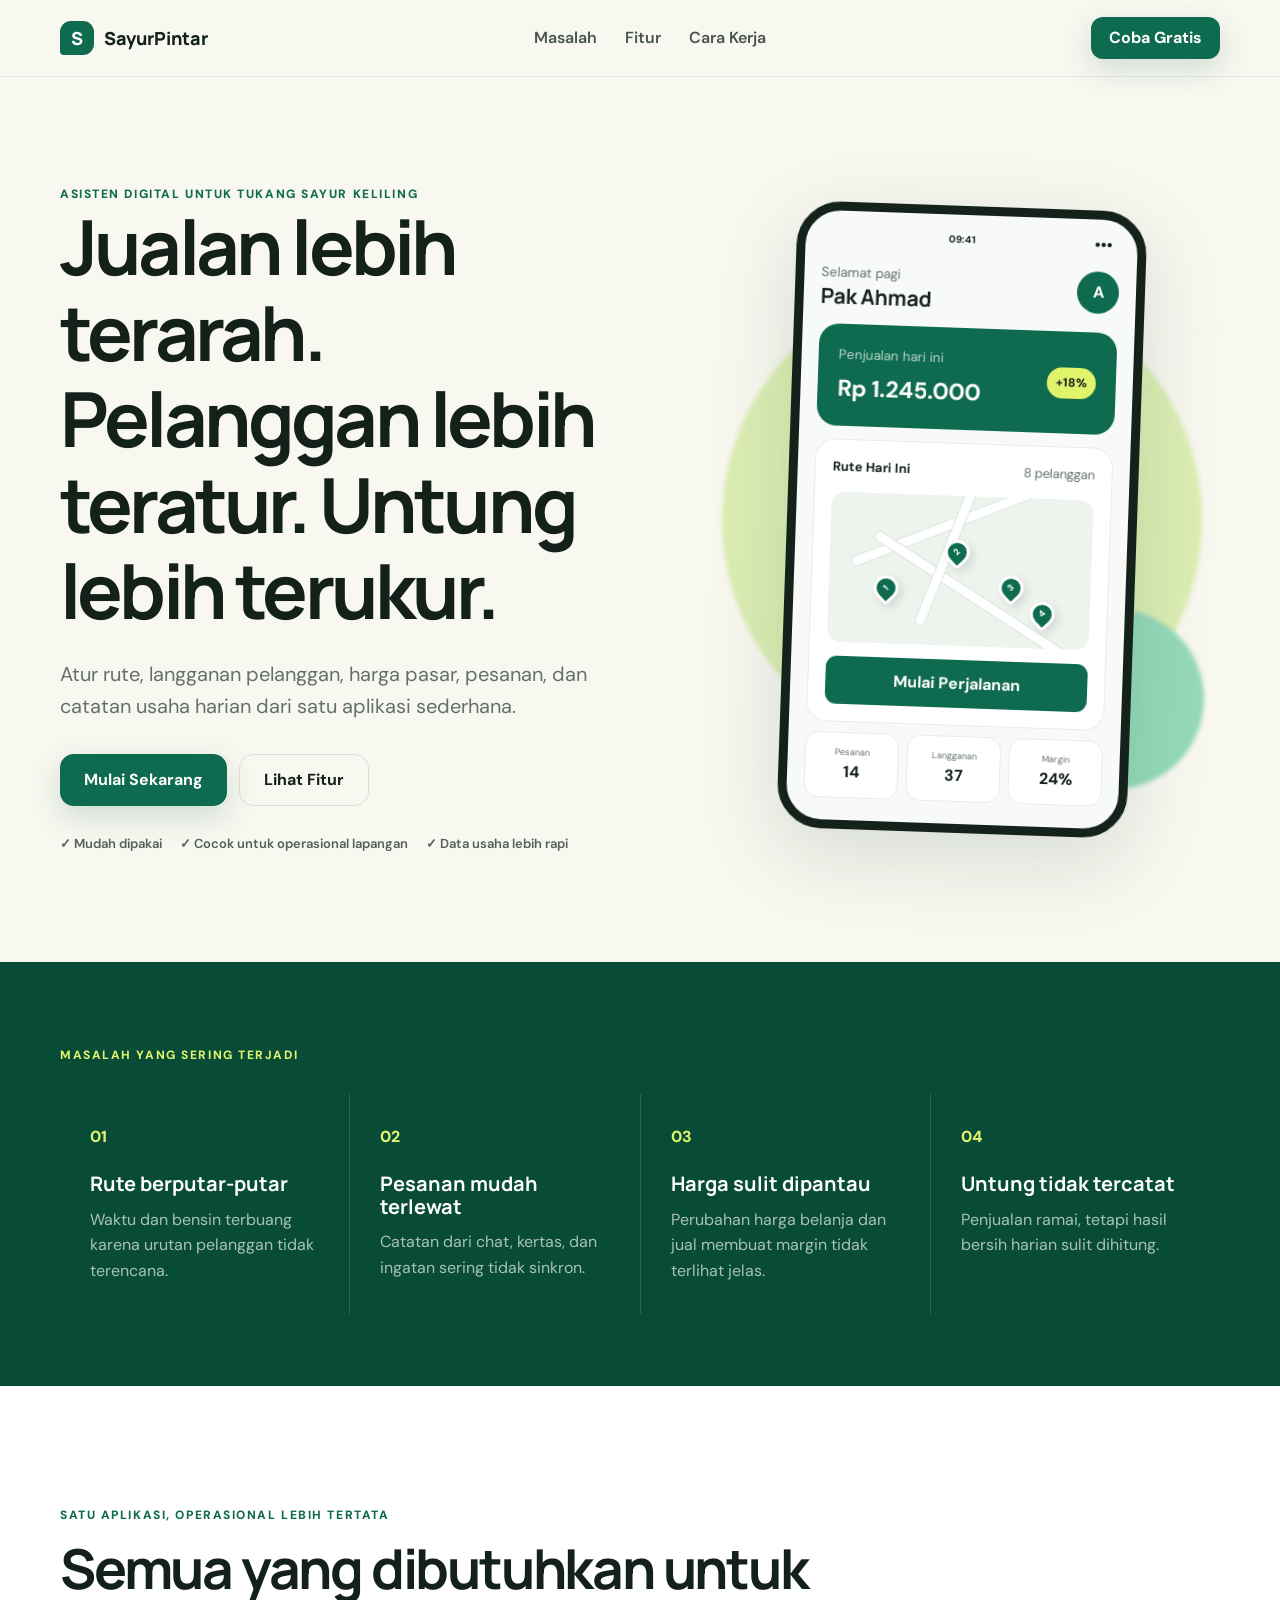
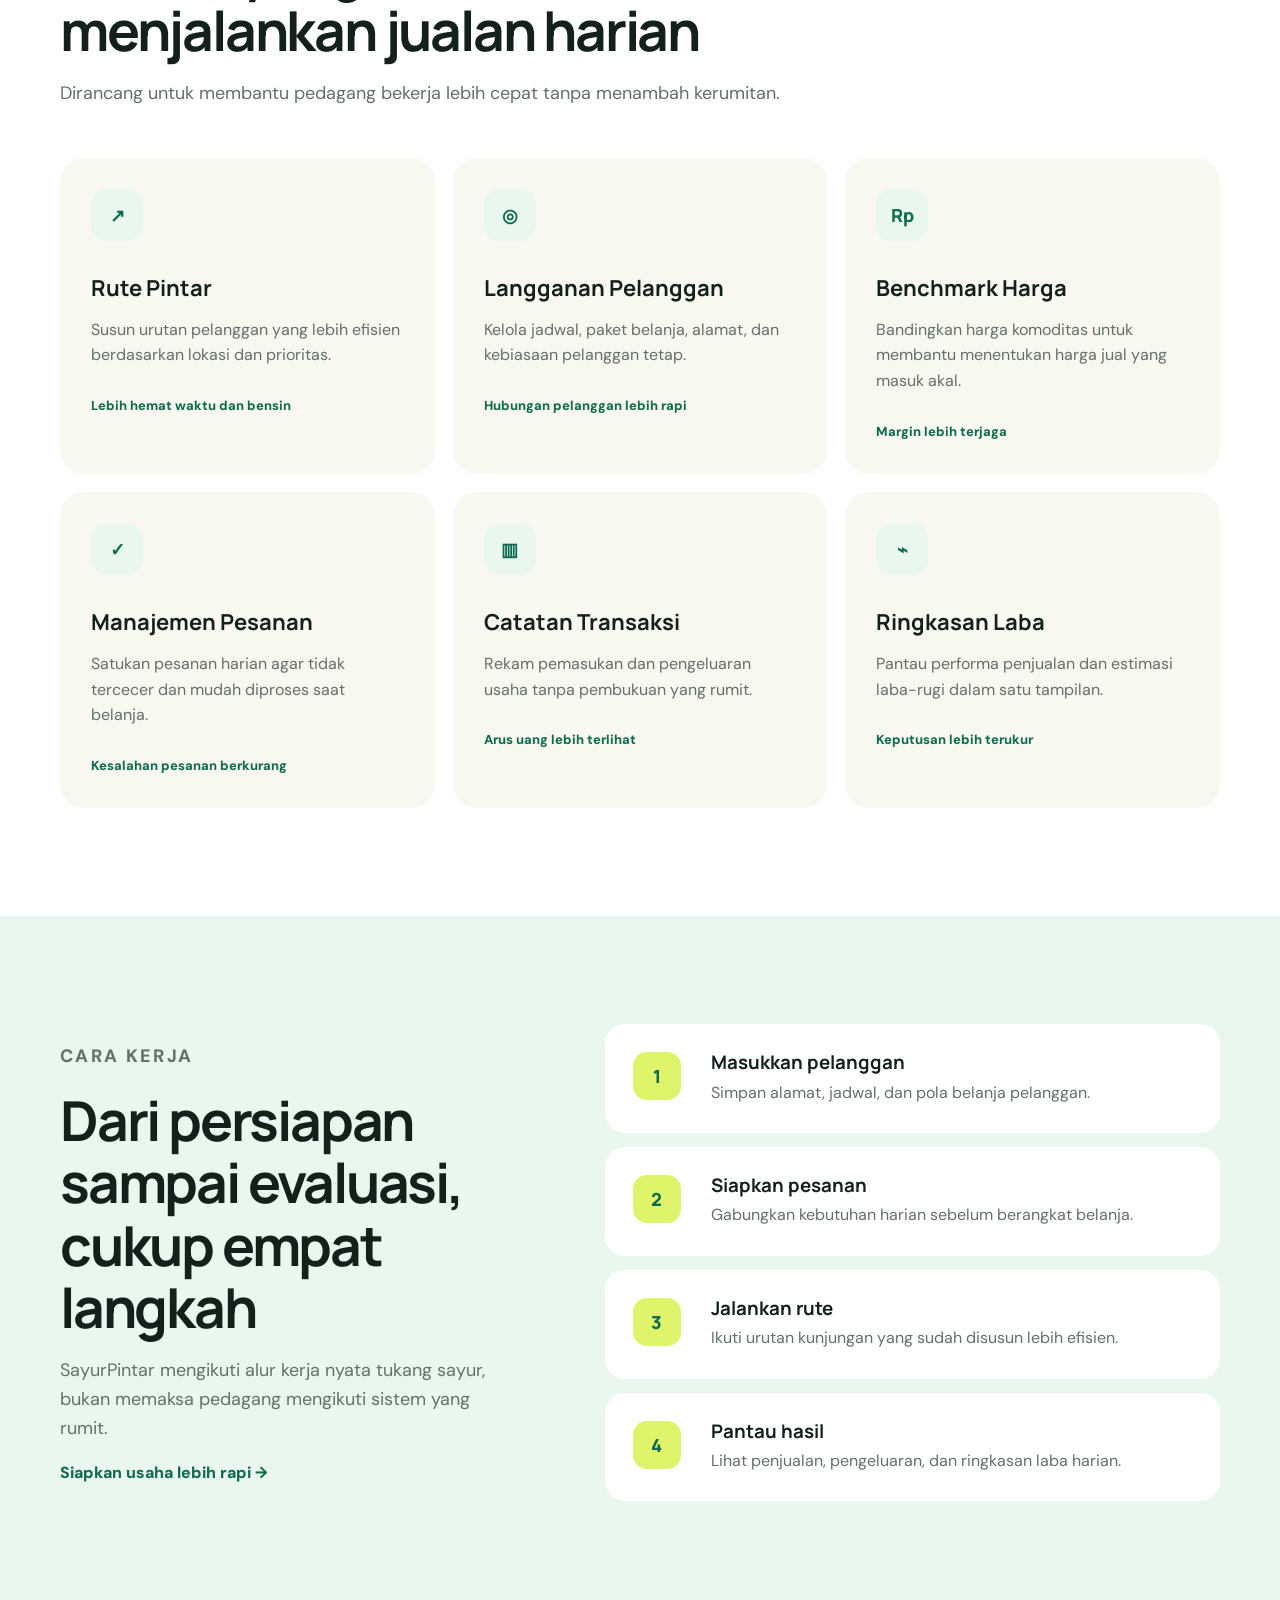
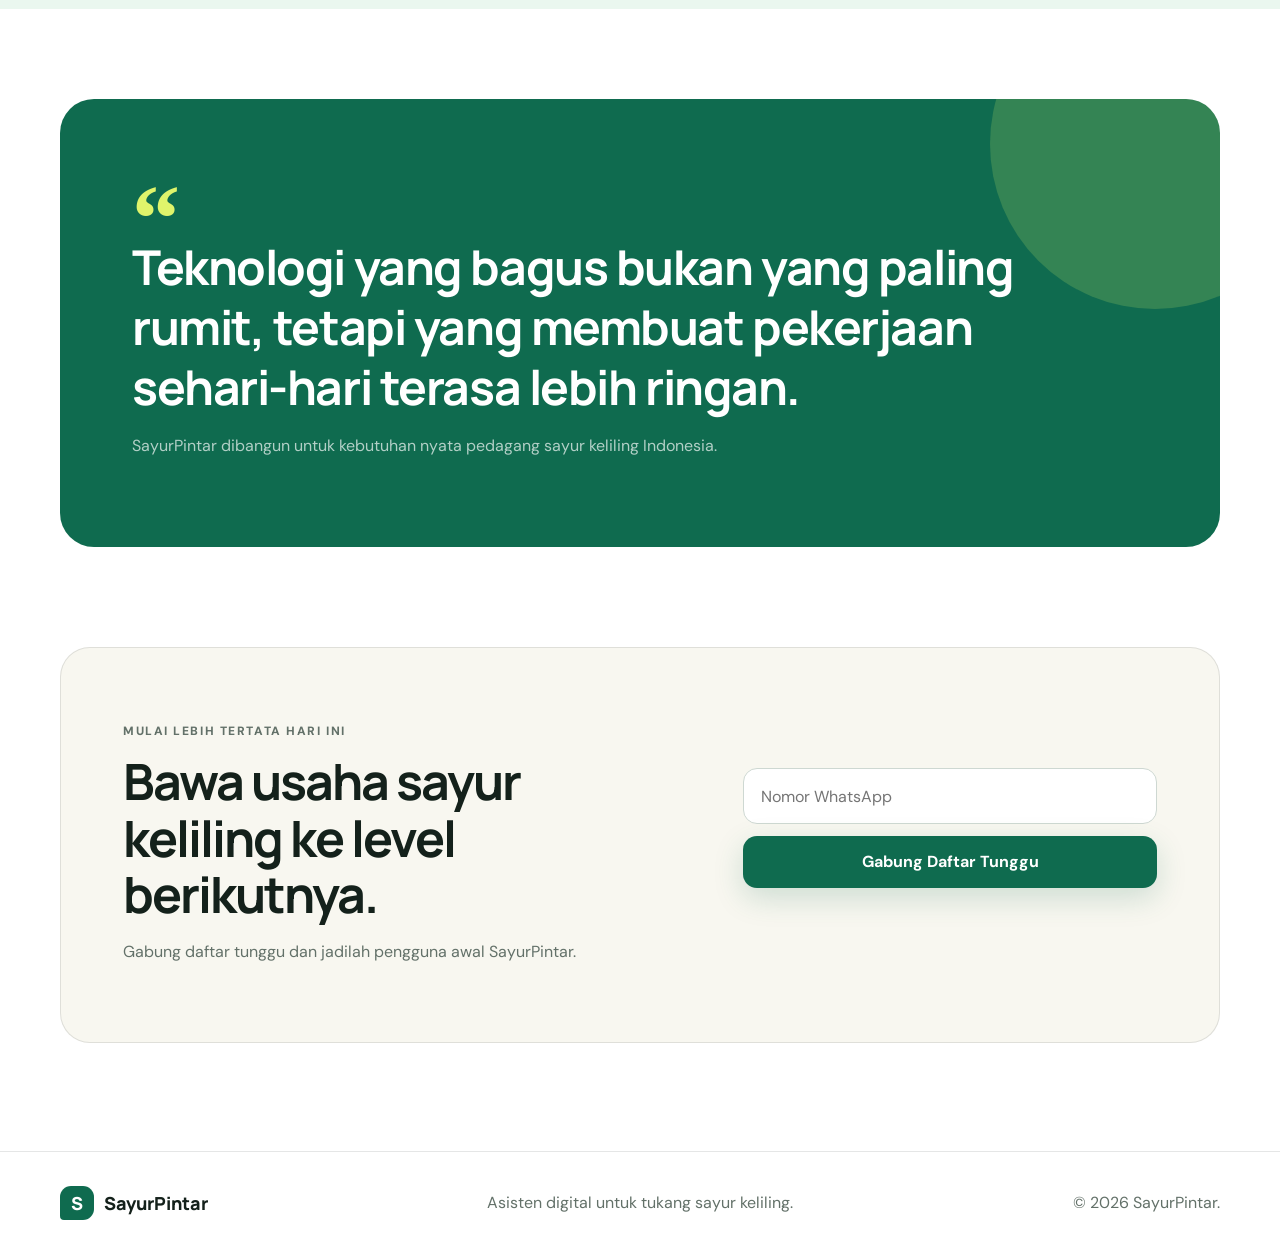
<file: site/index.html>
<!doctype html>
<html lang="id">
<head>
  <meta charset="utf-8" />
  <meta name="viewport" content="width=device-width, initial-scale=1" />
  <meta name="description" content="SayurPintar membantu tukang sayur keliling mengatur rute, pelanggan, harga, pesanan, dan keuntungan harian." />
  <meta name="theme-color" content="#0f6b4f" />
  <title>SayurPintar — Asisten Digital Tukang Sayur Keliling</title>
  <link rel="preconnect" href="https://fonts.googleapis.com" />
  <link rel="preconnect" href="https://fonts.gstatic.com" crossorigin />
  <link href="https://fonts.googleapis.com/css2?family=DM+Sans:wght@400;500;600;700&family=Manrope:wght@600;700;800&display=swap" rel="stylesheet" />
  <link rel="stylesheet" href="./styles.css" />
</head>
<body>
  <header class="nav-wrap">
    <nav class="nav container" aria-label="Navigasi utama">
      <a class="brand" href="#top" aria-label="SayurPintar beranda">
        <span class="brand-mark">S</span>
        <span>SayurPintar</span>
      </a>
      <div class="nav-links">
        <a href="#masalah">Masalah</a>
        <a href="#fitur">Fitur</a>
        <a href="#cara-kerja">Cara Kerja</a>
      </div>
      <a class="button button-small" href="#daftar">Coba Gratis</a>
    </nav>
  </header>

  <main id="top">
    <section class="hero section">
      <div class="container hero-grid">
        <div class="hero-copy reveal">
          <div class="eyebrow">Asisten digital untuk tukang sayur keliling</div>
          <h1>Jualan lebih terarah. Pelanggan lebih teratur. Untung lebih terukur.</h1>
          <p class="hero-text">Atur rute, langganan pelanggan, harga pasar, pesanan, dan catatan usaha harian dari satu aplikasi sederhana.</p>
          <div class="hero-actions">
            <a class="button" href="#daftar">Mulai Sekarang</a>
            <a class="button button-ghost" href="#fitur">Lihat Fitur</a>
          </div>
          <div class="trust-row">
            <span>✓ Mudah dipakai</span>
            <span>✓ Cocok untuk operasional lapangan</span>
            <span>✓ Data usaha lebih rapi</span>
          </div>
        </div>

        <div class="phone-stage reveal" aria-label="Pratinjau dashboard SayurPintar">
          <div class="orb orb-one"></div>
          <div class="orb orb-two"></div>
          <div class="phone">
            <div class="phone-top"><span></span><b>09:41</b><span>●●●</span></div>
            <div class="app-head">
              <div><small>Selamat pagi</small><h3>Pak Ahmad</h3></div>
              <div class="avatar">A</div>
            </div>
            <div class="summary-card">
              <div><small>Penjualan hari ini</small><strong>Rp 1.245.000</strong></div>
              <span>+18%</span>
            </div>
            <div class="route-card">
              <div class="card-title"><b>Rute Hari Ini</b><span>8 pelanggan</span></div>
              <div class="route-map">
                <i class="road road-a"></i><i class="road road-b"></i><i class="road road-c"></i>
                <i class="pin pin-a">1</i><i class="pin pin-b">2</i><i class="pin pin-c">3</i><i class="pin pin-d">4</i>
              </div>
              <button type="button">Mulai Perjalanan</button>
            </div>
            <div class="mini-grid">
              <div><span>Pesanan</span><b>14</b></div>
              <div><span>Langganan</span><b>37</b></div>
              <div><span>Margin</span><b>24%</b></div>
            </div>
          </div>
        </div>
      </div>
    </section>

    <section class="problem-strip" id="masalah">
      <div class="container">
        <p class="section-label">Masalah yang sering terjadi</p>
        <div class="problem-grid">
          <article><span>01</span><h3>Rute berputar-putar</h3><p>Waktu dan bensin terbuang karena urutan pelanggan tidak terencana.</p></article>
          <article><span>02</span><h3>Pesanan mudah terlewat</h3><p>Catatan dari chat, kertas, dan ingatan sering tidak sinkron.</p></article>
          <article><span>03</span><h3>Harga sulit dipantau</h3><p>Perubahan harga belanja dan jual membuat margin tidak terlihat jelas.</p></article>
          <article><span>04</span><h3>Untung tidak tercatat</h3><p>Penjualan ramai, tetapi hasil bersih harian sulit dihitung.</p></article>
        </div>
      </div>
    </section>

    <section class="section features" id="fitur">
      <div class="container">
        <div class="section-heading reveal">
          <p class="section-label">Satu aplikasi, operasional lebih tertata</p>
          <h2>Semua yang dibutuhkan untuk menjalankan jualan harian</h2>
          <p>Dirancang untuk membantu pedagang bekerja lebih cepat tanpa menambah kerumitan.</p>
        </div>
        <div class="feature-grid">
          <article class="feature-card reveal"><div class="icon">↗</div><h3>Rute Pintar</h3><p>Susun urutan pelanggan yang lebih efisien berdasarkan lokasi dan prioritas.</p><span>Lebih hemat waktu dan bensin</span></article>
          <article class="feature-card reveal"><div class="icon">◎</div><h3>Langganan Pelanggan</h3><p>Kelola jadwal, paket belanja, alamat, dan kebiasaan pelanggan tetap.</p><span>Hubungan pelanggan lebih rapi</span></article>
          <article class="feature-card reveal"><div class="icon">Rp</div><h3>Benchmark Harga</h3><p>Bandingkan harga komoditas untuk membantu menentukan harga jual yang masuk akal.</p><span>Margin lebih terjaga</span></article>
          <article class="feature-card reveal"><div class="icon">✓</div><h3>Manajemen Pesanan</h3><p>Satukan pesanan harian agar tidak tercecer dan mudah diproses saat belanja.</p><span>Kesalahan pesanan berkurang</span></article>
          <article class="feature-card reveal"><div class="icon">▥</div><h3>Catatan Transaksi</h3><p>Rekam pemasukan dan pengeluaran usaha tanpa pembukuan yang rumit.</p><span>Arus uang lebih terlihat</span></article>
          <article class="feature-card reveal"><div class="icon">⌁</div><h3>Ringkasan Laba</h3><p>Pantau performa penjualan dan estimasi laba-rugi dalam satu tampilan.</p><span>Keputusan lebih terukur</span></article>
        </div>
      </div>
    </section>

    <section class="section workflow" id="cara-kerja">
      <div class="container workflow-grid">
        <div class="workflow-copy reveal">
          <p class="section-label">Cara kerja</p>
          <h2>Dari persiapan sampai evaluasi, cukup empat langkah</h2>
          <p>SayurPintar mengikuti alur kerja nyata tukang sayur, bukan memaksa pedagang mengikuti sistem yang rumit.</p>
          <a class="text-link" href="#daftar">Siapkan usaha lebih rapi →</a>
        </div>
        <div class="steps">
          <article class="step reveal"><b>1</b><div><h3>Masukkan pelanggan</h3><p>Simpan alamat, jadwal, dan pola belanja pelanggan.</p></div></article>
          <article class="step reveal"><b>2</b><div><h3>Siapkan pesanan</h3><p>Gabungkan kebutuhan harian sebelum berangkat belanja.</p></div></article>
          <article class="step reveal"><b>3</b><div><h3>Jalankan rute</h3><p>Ikuti urutan kunjungan yang sudah disusun lebih efisien.</p></div></article>
          <article class="step reveal"><b>4</b><div><h3>Pantau hasil</h3><p>Lihat penjualan, pengeluaran, dan ringkasan laba harian.</p></div></article>
        </div>
      </div>
    </section>

    <section class="section quote-section">
      <div class="container quote-card reveal">
        <span class="quote-mark">“</span>
        <blockquote>Teknologi yang bagus bukan yang paling rumit, tetapi yang membuat pekerjaan sehari-hari terasa lebih ringan.</blockquote>
        <p>SayurPintar dibangun untuk kebutuhan nyata pedagang sayur keliling Indonesia.</p>
      </div>
    </section>

    <section class="section cta-section" id="daftar">
      <div class="container cta-card reveal">
        <div>
          <p class="section-label">Mulai lebih tertata hari ini</p>
          <h2>Bawa usaha sayur keliling ke level berikutnya.</h2>
          <p>Gabung daftar tunggu dan jadilah pengguna awal SayurPintar.</p>
        </div>
        <form class="waitlist" id="waitlistForm">
          <label class="sr-only" for="phone">Nomor WhatsApp</label>
          <input id="phone" name="phone" type="tel" inputmode="tel" placeholder="Nomor WhatsApp" required />
          <button class="button" type="submit">Gabung Daftar Tunggu</button>
          <small id="formStatus" role="status"></small>
        </form>
      </div>
    </section>
  </main>

  <footer>
    <div class="container footer-grid">
      <a class="brand" href="#top"><span class="brand-mark">S</span><span>SayurPintar</span></a>
      <p>Asisten digital untuk tukang sayur keliling.</p>
      <p>© <span id="year"></span> SayurPintar.</p>
    </div>
  </footer>

  <script src="./script.js"></script>
</body>
</html>
</file>
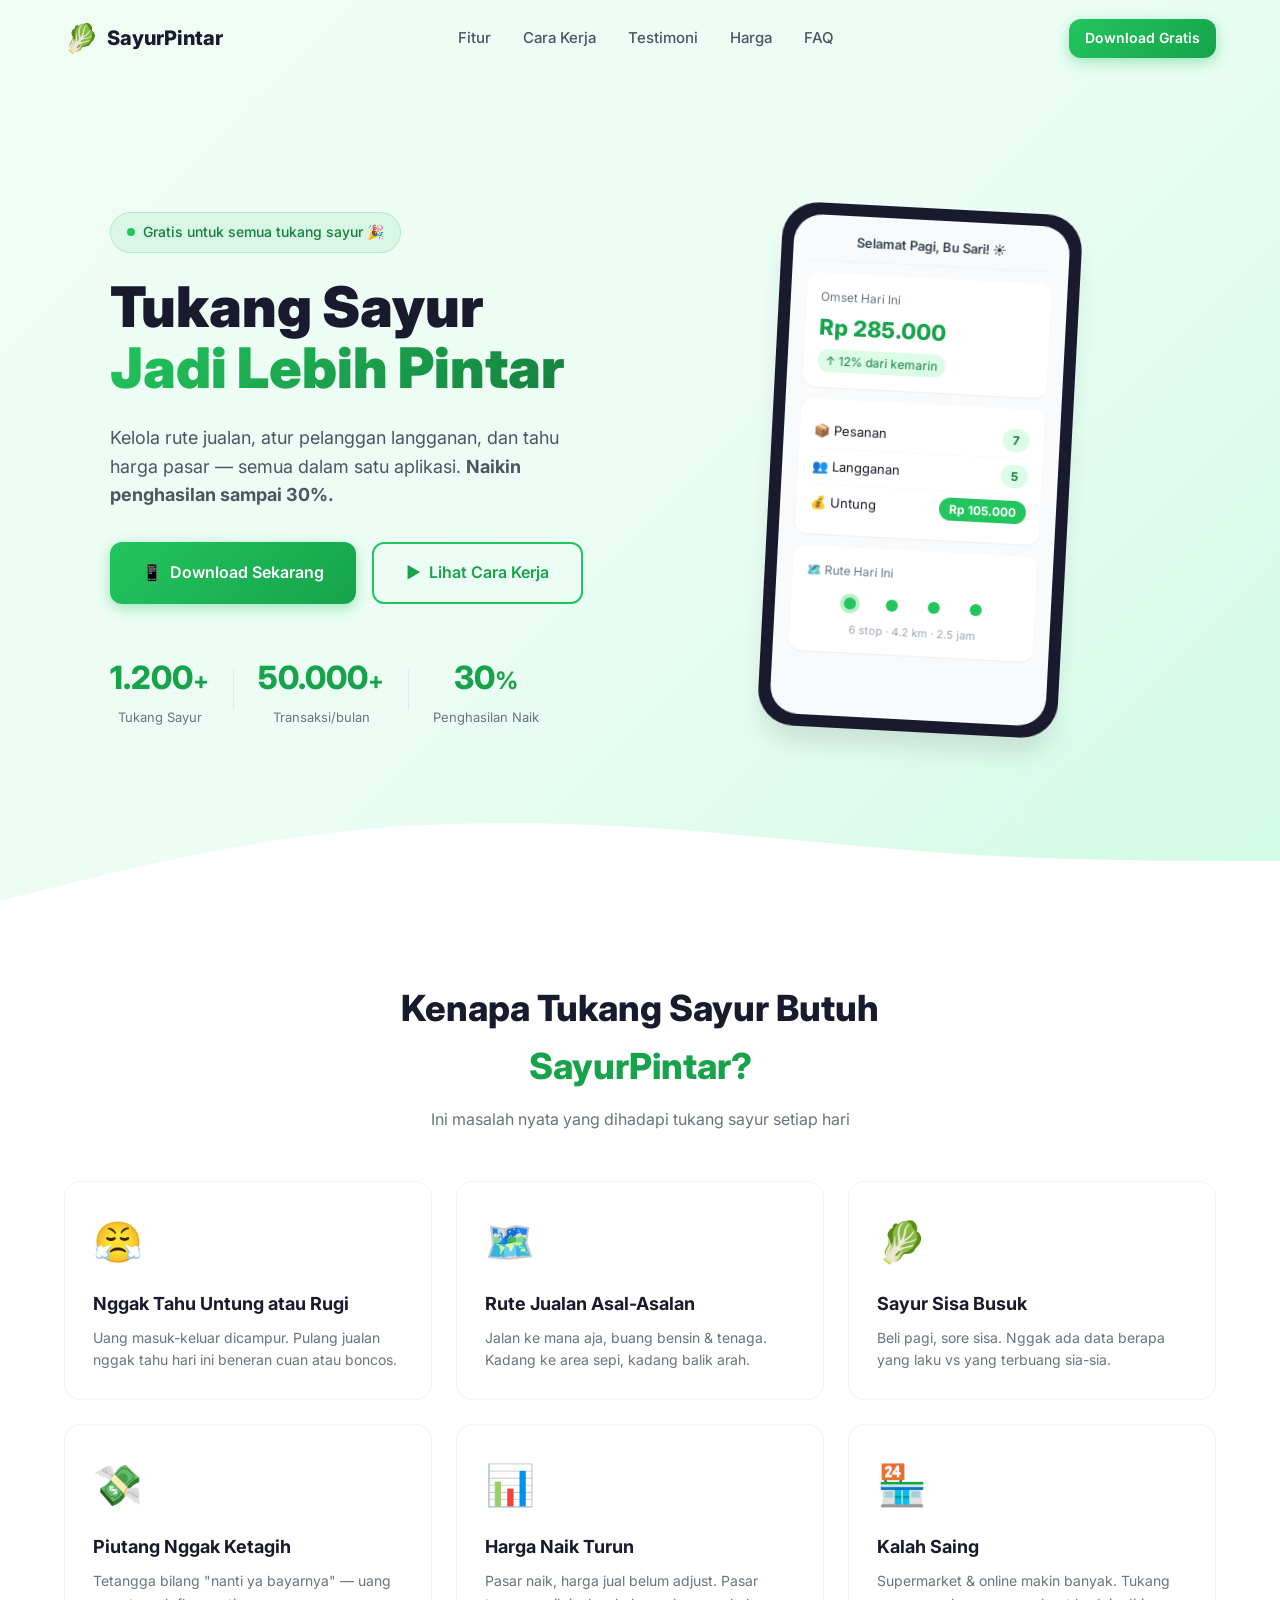
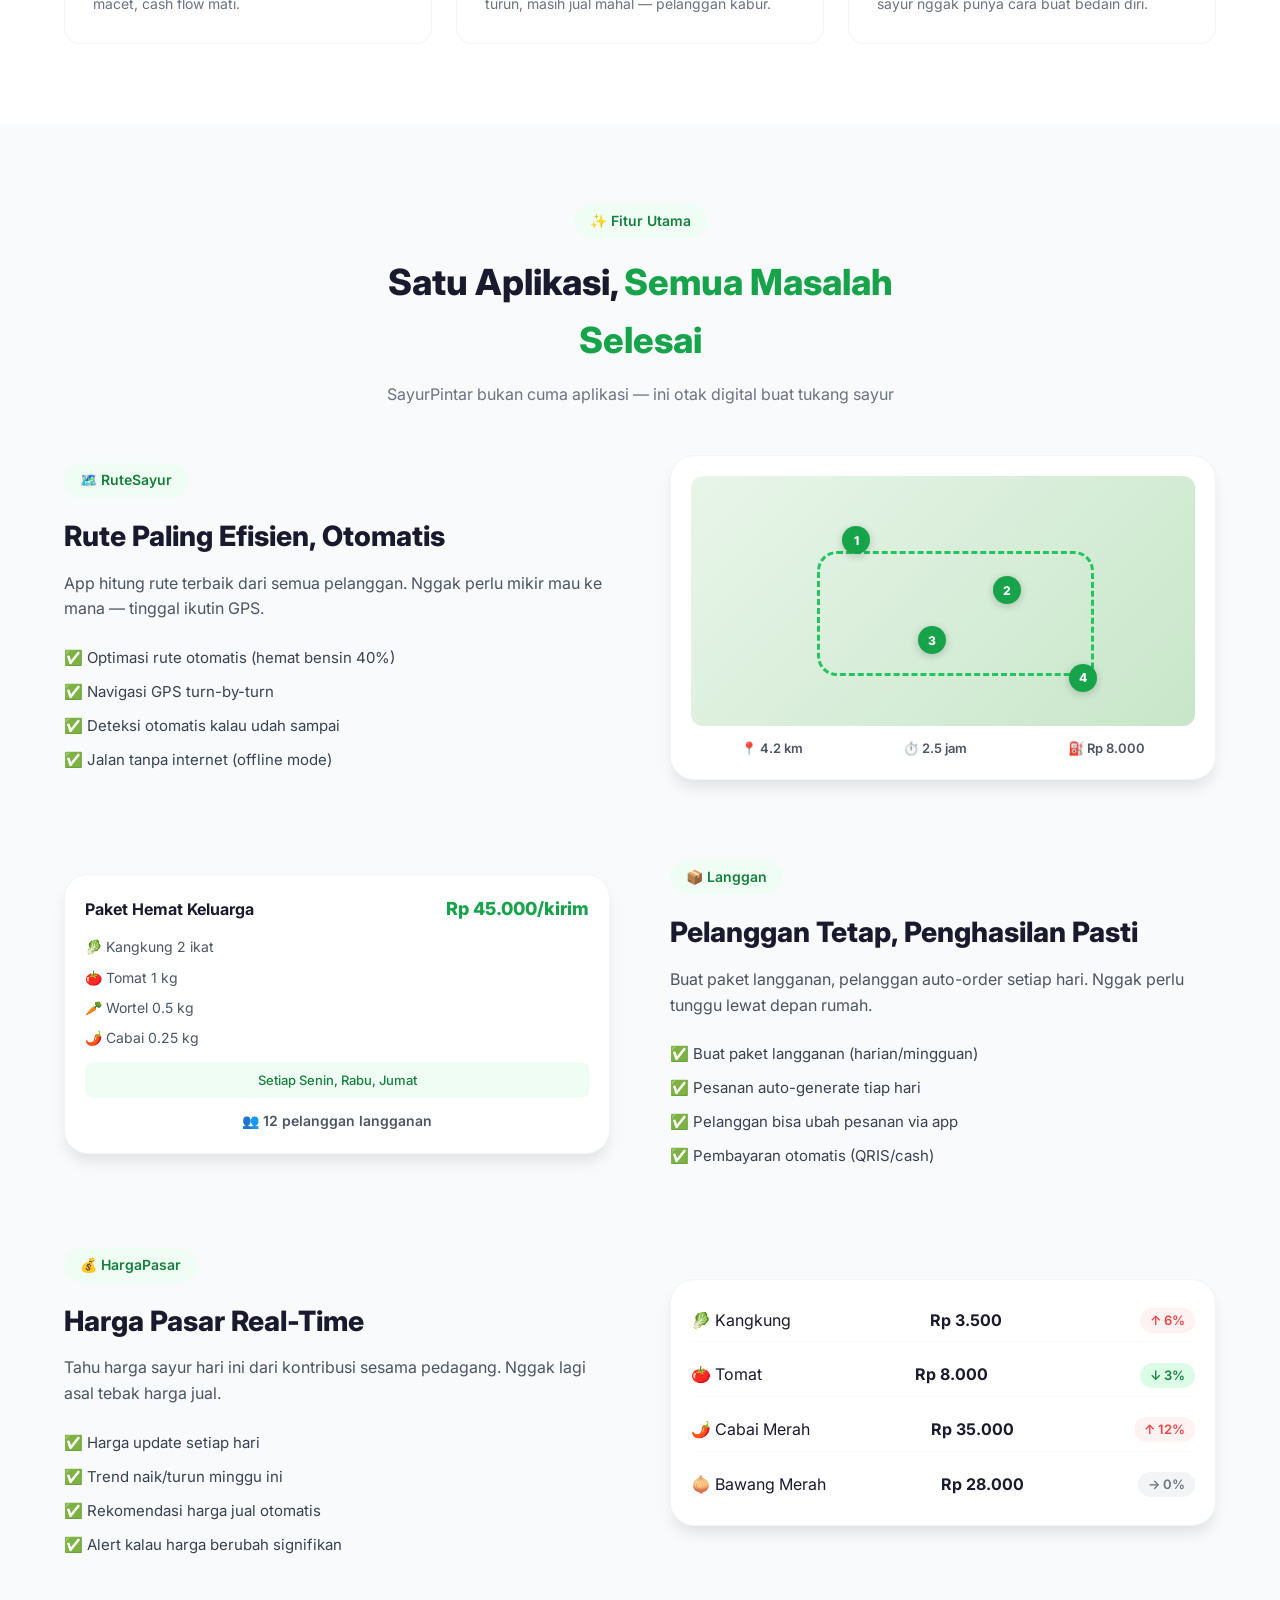
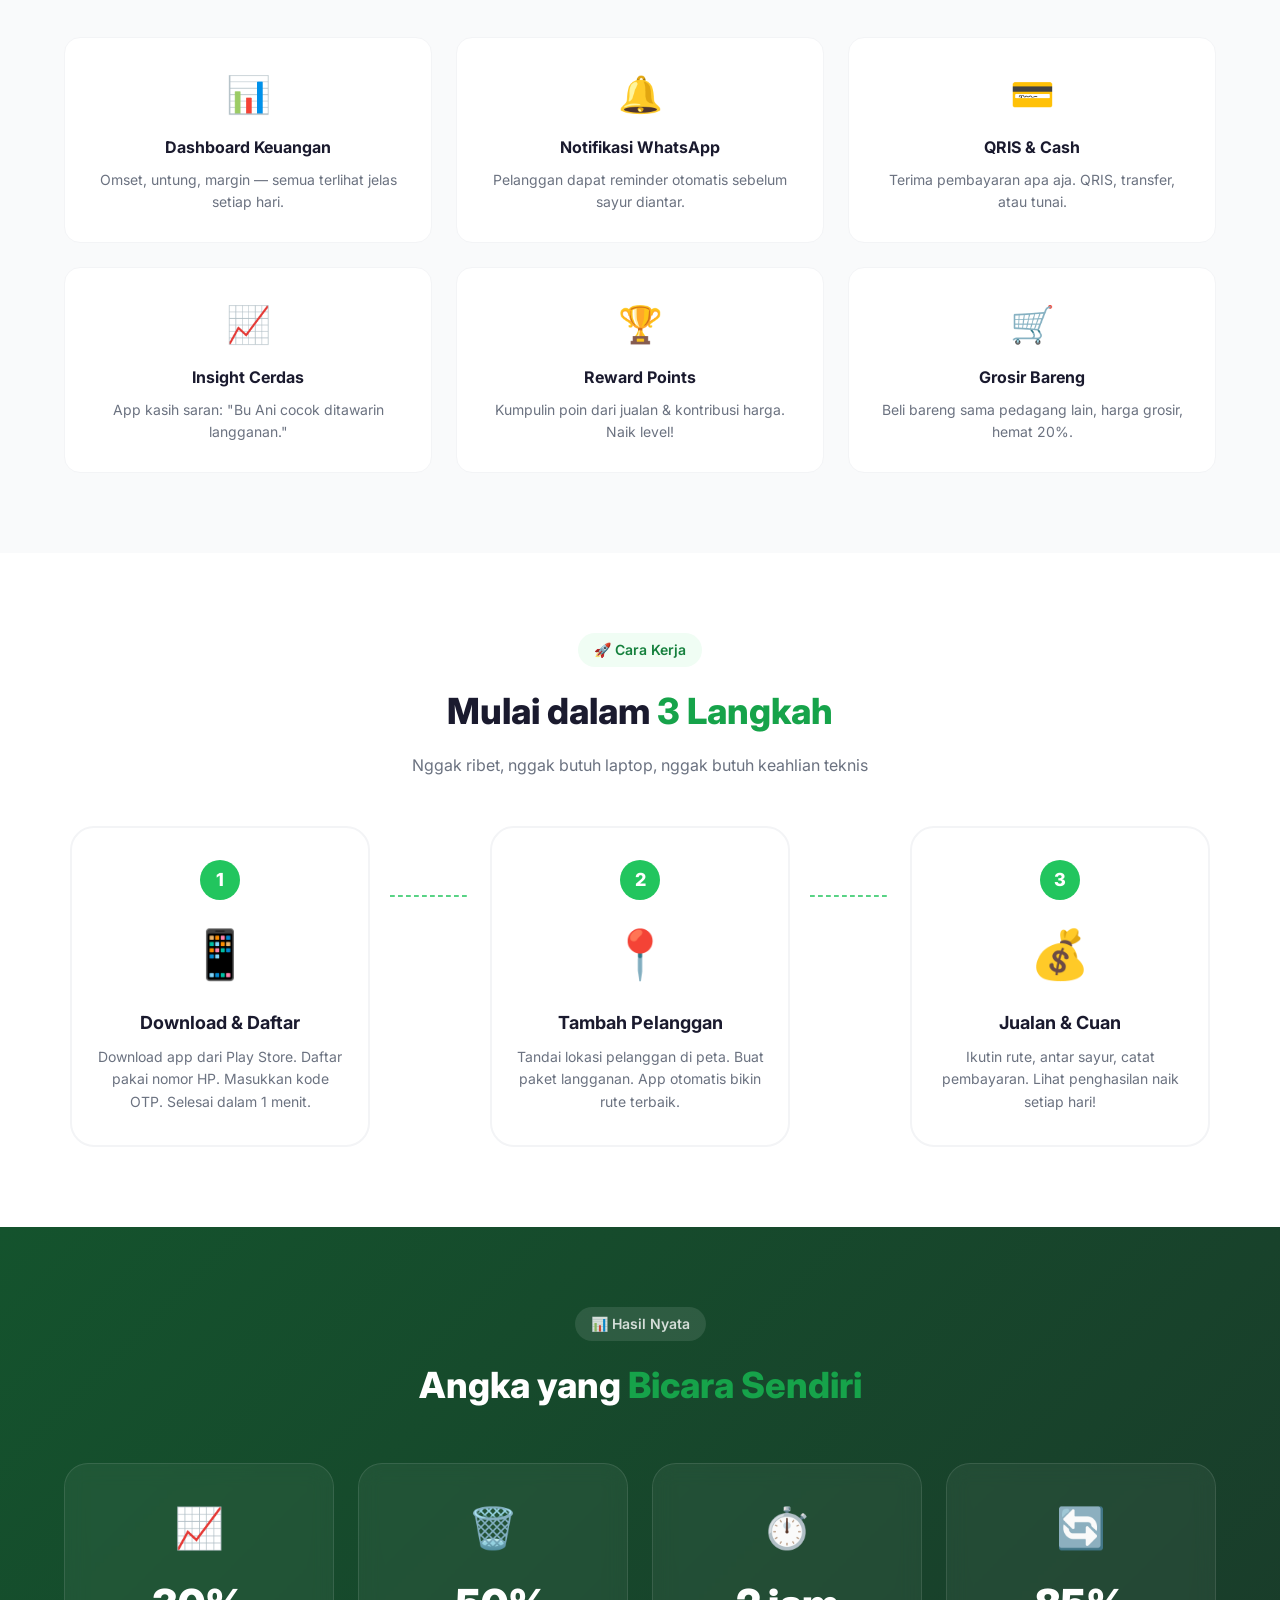
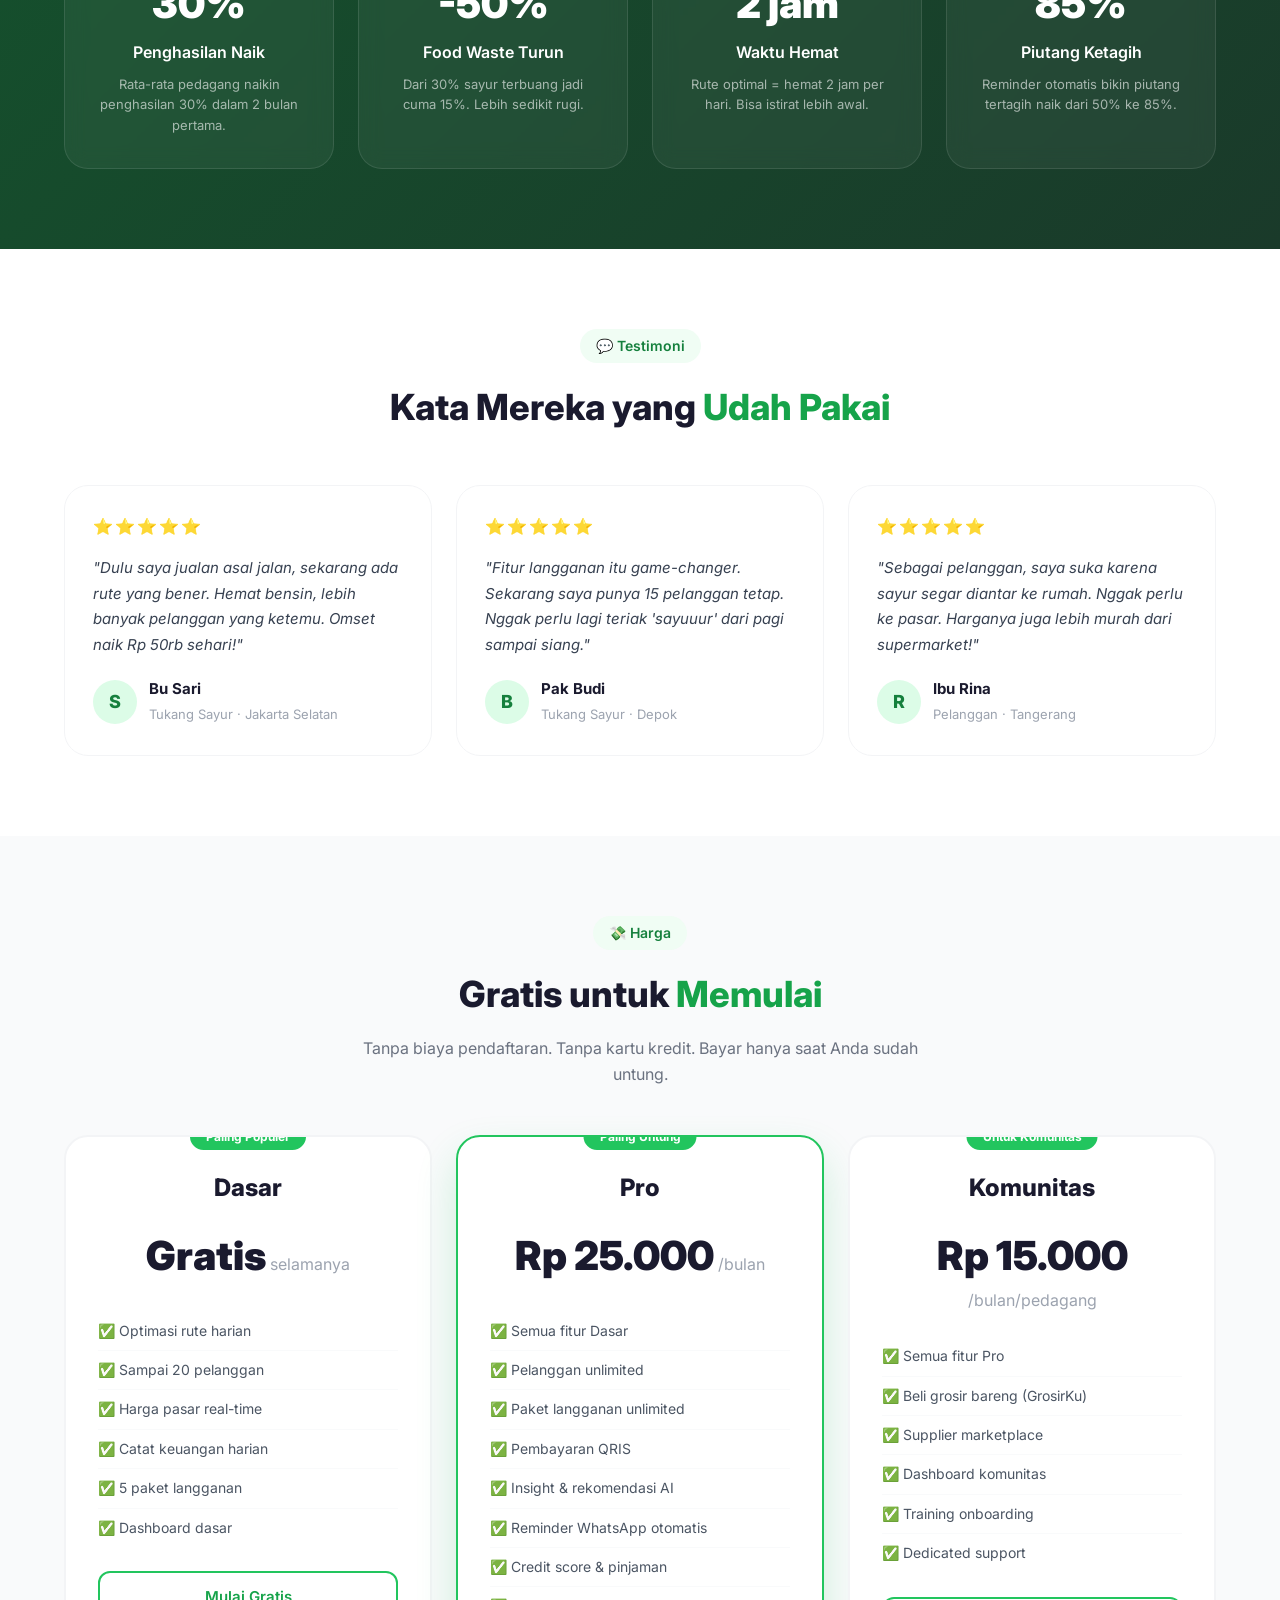
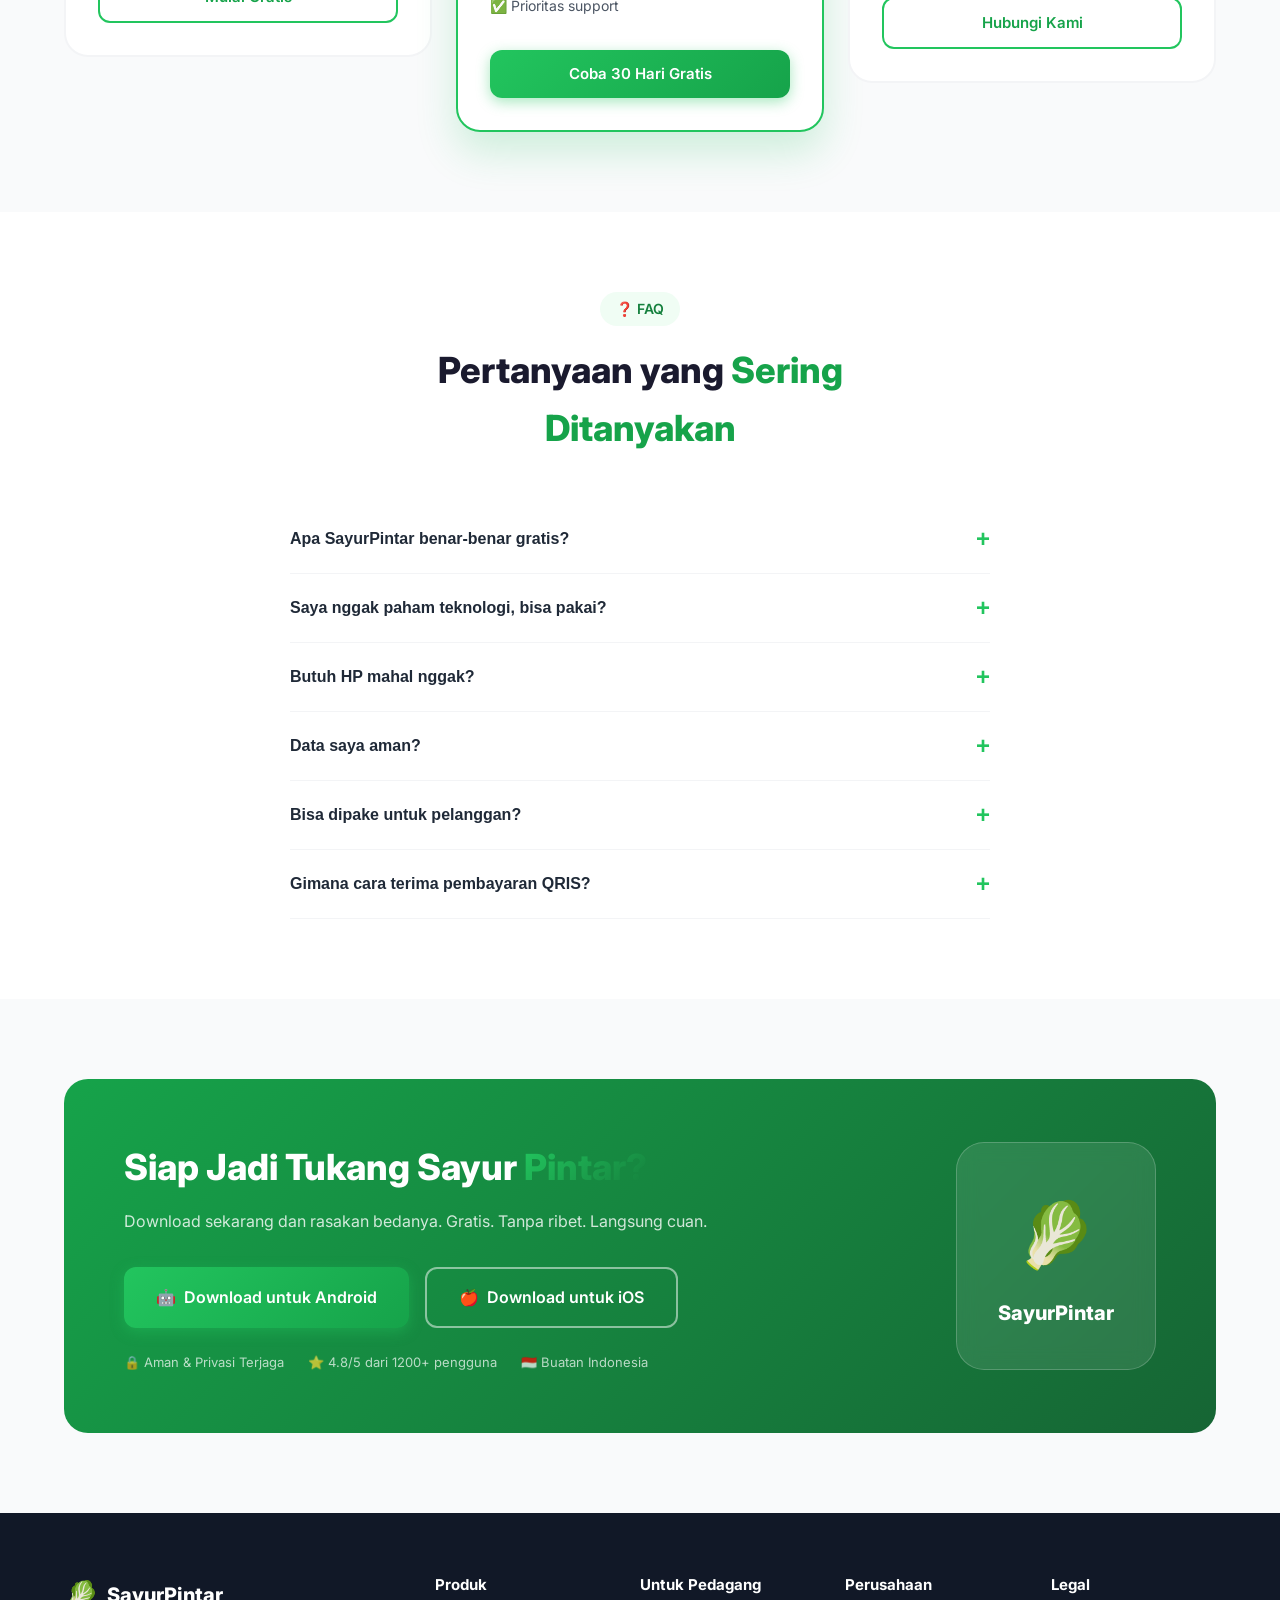
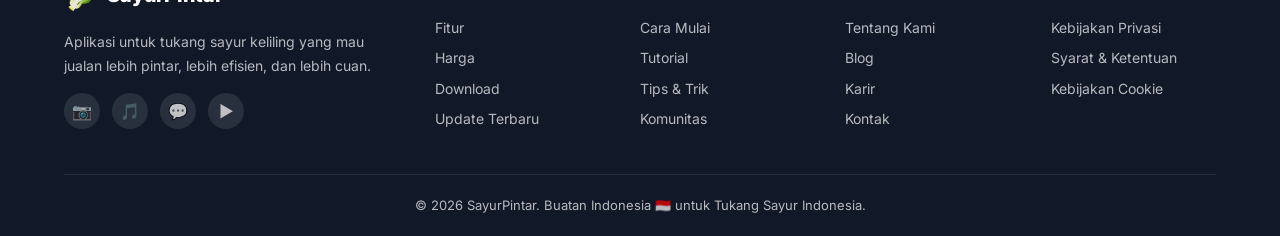
<file: web-landing/index.html>
<!DOCTYPE html>
<html lang="id">
<head>
    <meta charset="UTF-8">
    <meta name="viewport" content="width=device-width, initial-scale=1.0">
    <title>SayurPintar — Aplikasi untuk Tukang Sayur Keliling</title>
    <meta name="description" content="SayurPintar membantu tukang sayur keliling mengelola rute, langganan, dan harga pasar secara digital. Naikin penghasilan, kurangi waste.">
    <meta name="keywords" content="tukang sayur, sayur keliling, aplikasi pedagang, optimasi rute, langganan sayur">
    <meta property="og:title" content="SayurPintar — Aplikasi untuk Tukang Sayur Keliling">
    <meta property="og:description" content="Dari rute, sampai harga, sampai pelanggan — semua terhubung dalam satu aplikasi.">
    <meta property="og:type" content="website">
    <meta property="og:url" content="https://sayurpintar.com">
    <link rel="preconnect" href="https://fonts.googleapis.com">
    <link rel="preconnect" href="https://fonts.gstatic.com" crossorigin>
    <link href="https://fonts.googleapis.com/css2?family=Inter:wght@400;500;600;700;800;900&display=swap" rel="stylesheet">
    <link rel="stylesheet" href="landing.css">
</head>
<body>
    <!-- ===== NAVBAR ===== -->
    <nav class="navbar" id="navbar">
        <div class="container nav-container">
            <a href="#" class="nav-logo">
                <span class="logo-icon">🥬</span>
                <span class="logo-text">SayurPintar</span>
            </a>
            <div class="nav-links" id="navLinks">
                <a href="#features">Fitur</a>
                <a href="#how-it-works">Cara Kerja</a>
                <a href="#testimoni">Testimoni</a>
                <a href="#pricing">Harga</a>
                <a href="#faq">FAQ</a>
            </div>
            <div class="nav-actions">
                <a href="#download" class="btn btn-primary btn-sm">Download Gratis</a>
                <button class="nav-toggle" id="navToggle" aria-label="Menu">
                    <span></span><span></span><span></span>
                </button>
            </div>
        </div>
    </nav>

    <!-- ===== HERO ===== -->
    <section class="hero" id="hero">
        <div class="hero-bg">
            <div class="hero-shape shape-1"></div>
            <div class="hero-shape shape-2"></div>
            <div class="hero-shape shape-3"></div>
        </div>
        <div class="container hero-container">
            <div class="hero-content">
                <div class="hero-badge">
                    <span class="badge-dot"></span>
                    Gratis untuk semua tukang sayur 🎉
                </div>
                <h1 class="hero-title">
                    Tukang Sayur<br>
                    <span class="text-gradient">Jadi Lebih Pintar</span>
                </h1>
                <p class="hero-subtitle">
                    Kelola rute jualan, atur pelanggan langganan, dan tahu harga pasar — 
                    semua dalam satu aplikasi. <strong>Naikin penghasilan sampai 30%.</strong>
                </p>
                <div class="hero-cta">
                    <a href="#download" class="btn btn-primary btn-lg">
                        <span>📱</span> Download Sekarang
                    </a>
                    <a href="#how-it-works" class="btn btn-outline btn-lg">
                        <span>▶</span> Lihat Cara Kerja
                    </a>
                </div>
                <div class="hero-stats">
                    <div class="stat">
                        <span class="stat-number" data-count="1200">0</span><span class="stat-plus">+</span>
                        <span class="stat-label">Tukang Sayur</span>
                    </div>
                    <div class="stat-divider"></div>
                    <div class="stat">
                        <span class="stat-number" data-count="50000">0</span><span class="stat-plus">+</span>
                        <span class="stat-label">Transaksi/bulan</span>
                    </div>
                    <div class="stat-divider"></div>
                    <div class="stat">
                        <span class="stat-number" data-count="30">0</span><span class="stat-plus">%</span>
                        <span class="stat-label">Penghasilan Naik</span>
                    </div>
                </div>
            </div>
            <div class="hero-visual">
                <div class="phone-mockup">
                    <div class="phone-screen">
                        <div class="mock-header">
                            <span class="mock-greeting">Selamat Pagi, Bu Sari! ☀️</span>
                        </div>
                        <div class="mock-card mock-revenue">
                            <span class="mock-label">Omset Hari Ini</span>
                            <span class="mock-value">Rp 285.000</span>
                            <span class="mock-change up">↑ 12% dari kemarin</span>
                        </div>
                        <div class="mock-card mock-orders">
                            <div class="mock-row">
                                <span>📦 Pesanan</span><span class="mock-badge">7</span>
                            </div>
                            <div class="mock-row">
                                <span>👥 Langganan</span><span class="mock-badge">5</span>
                            </div>
                            <div class="mock-row">
                                <span>💰 Untung</span><span class="mock-badge green">Rp 105.000</span>
                            </div>
                        </div>
                        <div class="mock-card mock-route">
                            <span class="mock-label">🗺️ Rute Hari Ini</span>
                            <div class="mock-route-dots">
                                <span class="dot active"></span>
                                <span class="dot-line"></span>
                                <span class="dot"></span>
                                <span class="dot-line"></span>
                                <span class="dot"></span>
                                <span class="dot-line"></span>
                                <span class="dot"></span>
                            </div>
                            <span class="mock-sub">6 stop · 4.2 km · 2.5 jam</span>
                        </div>
                    </div>
                </div>
            </div>
        </div>
        <div class="hero-wave">
            <svg viewBox="0 0 1440 120" fill="none" xmlns="http://www.w3.org/2000/svg">
                <path d="M0 120L60 105C120 90 240 60 360 45C480 30 600 30 720 37.5C840 45 960 60 1080 67.5C1200 75 1320 75 1380 75L1440 75V120H1380C1320 120 1200 120 1080 120C960 120 840 120 720 120C600 120 480 120 360 120C240 120 120 120 60 120H0Z" fill="white"/>
            </svg>
        </div>
    </section>

    <!-- ===== PAIN POINTS ===== -->
    <section class="pain-points">
        <div class="container">
            <div class="section-header">
                <h2>Kenapa Tukang Sayur Butuh <span class="text-green">SayurPintar?</span></h2>
                <p>Ini masalah nyata yang dihadapi tukang sayur setiap hari</p>
            </div>
            <div class="pain-grid">
                <div class="pain-card">
                    <span class="pain-icon">😤</span>
                    <h3>Nggak Tahu Untung atau Rugi</h3>
                    <p>Uang masuk-keluar dicampur. Pulang jualan nggak tahu hari ini beneran cuan atau boncos.</p>
                </div>
                <div class="pain-card">
                    <span class="pain-icon">🗺️</span>
                    <h3>Rute Jualan Asal-Asalan</h3>
                    <p>Jalan ke mana aja, buang bensin & tenaga. Kadang ke area sepi, kadang balik arah.</p>
                </div>
                <div class="pain-card">
                    <span class="pain-icon">🥬</span>
                    <h3>Sayur Sisa Busuk</h3>
                    <p>Beli pagi, sore sisa. Nggak ada data berapa yang laku vs yang terbuang sia-sia.</p>
                </div>
                <div class="pain-card">
                    <span class="pain-icon">💸</span>
                    <h3>Piutang Nggak Ketagih</h3>
                    <p>Tetangga bilang "nanti ya bayarnya" — uang macet, cash flow mati.</p>
                </div>
                <div class="pain-card">
                    <span class="pain-icon">📊</span>
                    <h3>Harga Naik Turun</h3>
                    <p>Pasar naik, harga jual belum adjust. Pasar turun, masih jual mahal — pelanggan kabur.</p>
                </div>
                <div class="pain-card">
                    <span class="pain-icon">🏪</span>
                    <h3>Kalah Saing</h3>
                    <p>Supermarket & online makin banyak. Tukang sayur nggak punya cara buat bedain diri.</p>
                </div>
            </div>
        </div>
    </section>

    <!-- ===== FEATURES ===== -->
    <section class="features" id="features">
        <div class="container">
            <div class="section-header">
                <span class="section-badge">✨ Fitur Utama</span>
                <h2>Satu Aplikasi, <span class="text-green">Semua Masalah Selesai</span></h2>
                <p>SayurPintar bukan cuma aplikasi — ini otak digital buat tukang sayur</p>
            </div>

            <!-- Feature 1: RuteSayur -->
            <div class="feature-row">
                <div class="feature-content">
                    <span class="feature-badge">🗺️ RuteSayur</span>
                    <h3>Rute Paling Efisien, Otomatis</h3>
                    <p>App hitung rute terbaik dari semua pelanggan. Nggak perlu mikir mau ke mana — tinggal ikutin GPS.</p>
                    <ul class="feature-list">
                        <li>✅ Optimasi rute otomatis (hemat bensin 40%)</li>
                        <li>✅ Navigasi GPS turn-by-turn</li>
                        <li>✅ Deteksi otomatis kalau udah sampai</li>
                        <li>✅ Jalan tanpa internet (offline mode)</li>
                    </ul>
                </div>
                <div class="feature-visual">
                    <div class="feature-card-mock">
                        <div class="mock-map">
                            <div class="mock-route-line"></div>
                            <div class="mock-pin" style="top:20%;left:30%">1</div>
                            <div class="mock-pin" style="top:40%;left:60%">2</div>
                            <div class="mock-pin" style="top:60%;left:45%">3</div>
                            <div class="mock-pin" style="top:75%;left:75%">4</div>
                        </div>
                        <div class="mock-info-bar">
                            <span>📍 4.2 km</span>
                            <span>⏱️ 2.5 jam</span>
                            <span>⛽ Rp 8.000</span>
                        </div>
                    </div>
                </div>
            </div>

            <!-- Feature 2: Langgan -->
            <div class="feature-row reverse">
                <div class="feature-content">
                    <span class="feature-badge">📦 Langgan</span>
                    <h3>Pelanggan Tetap, Penghasilan Pasti</h3>
                    <p>Buat paket langganan, pelanggan auto-order setiap hari. Nggak perlu tunggu lewat depan rumah.</p>
                    <ul class="feature-list">
                        <li>✅ Buat paket langganan (harian/mingguan)</li>
                        <li>✅ Pesanan auto-generate tiap hari</li>
                        <li>✅ Pelanggan bisa ubah pesanan via app</li>
                        <li>✅ Pembayaran otomatis (QRIS/cash)</li>
                    </ul>
                </div>
                <div class="feature-visual">
                    <div class="feature-card-mock subscription-mock">
                        <div class="mock-sub-header">
                            <span class="mock-sub-title">Paket Hemat Keluarga</span>
                            <span class="mock-sub-price">Rp 45.000/kirim</span>
                        </div>
                        <div class="mock-sub-items">
                            <span>🥬 Kangkung 2 ikat</span>
                            <span>🍅 Tomat 1 kg</span>
                            <span>🥕 Wortel 0.5 kg</span>
                            <span>🌶️ Cabai 0.25 kg</span>
                        </div>
                        <div class="mock-sub-schedule">
                            Setiap Senin, Rabu, Jumat
                        </div>
                        <div class="mock-sub-subs">
                            <span>👥 12 pelanggan langganan</span>
                        </div>
                    </div>
                </div>
            </div>

            <!-- Feature 3: HargaPasar -->
            <div class="feature-row">
                <div class="feature-content">
                    <span class="feature-badge">💰 HargaPasar</span>
                    <h3>Harga Pasar Real-Time</h3>
                    <p>Tahu harga sayur hari ini dari kontribusi sesama pedagang. Nggak lagi asal tebak harga jual.</p>
                    <ul class="feature-list">
                        <li>✅ Harga update setiap hari</li>
                        <li>✅ Trend naik/turun minggu ini</li>
                        <li>✅ Rekomendasi harga jual otomatis</li>
                        <li>✅ Alert kalau harga berubah signifikan</li>
                    </ul>
                </div>
                <div class="feature-visual">
                    <div class="feature-card-mock price-mock">
                        <div class="mock-price-row">
                            <span>🥬 Kangkung</span>
                            <span class="mock-price">Rp 3.500</span>
                            <span class="mock-trend up">↑ 6%</span>
                        </div>
                        <div class="mock-price-row">
                            <span>🍅 Tomat</span>
                            <span class="mock-price">Rp 8.000</span>
                            <span class="mock-trend down">↓ 3%</span>
                        </div>
                        <div class="mock-price-row">
                            <span>🌶️ Cabai Merah</span>
                            <span class="mock-price">Rp 35.000</span>
                            <span class="mock-trend up">↑ 12%</span>
                        </div>
                        <div class="mock-price-row">
                            <span>🧅 Bawang Merah</span>
                            <span class="mock-price">Rp 28.000</span>
                            <span class="mock-trend stable">→ 0%</span>
                        </div>
                    </div>
                </div>
            </div>

            <!-- More Features Grid -->
            <div class="more-features">
                <div class="more-feature-card">
                    <span class="mf-icon">📊</span>
                    <h4>Dashboard Keuangan</h4>
                    <p>Omset, untung, margin — semua terlihat jelas setiap hari.</p>
                </div>
                <div class="more-feature-card">
                    <span class="mf-icon">🔔</span>
                    <h4>Notifikasi WhatsApp</h4>
                    <p>Pelanggan dapat reminder otomatis sebelum sayur diantar.</p>
                </div>
                <div class="more-feature-card">
                    <span class="mf-icon">💳</span>
                    <h4>QRIS & Cash</h4>
                    <p>Terima pembayaran apa aja. QRIS, transfer, atau tunai.</p>
                </div>
                <div class="more-feature-card">
                    <span class="mf-icon">📈</span>
                    <h4>Insight Cerdas</h4>
                    <p>App kasih saran: "Bu Ani cocok ditawarin langganan."</p>
                </div>
                <div class="more-feature-card">
                    <span class="mf-icon">🏆</span>
                    <h4>Reward Points</h4>
                    <p>Kumpulin poin dari jualan & kontribusi harga. Naik level!</p>
                </div>
                <div class="more-feature-card">
                    <span class="mf-icon">🛒</span>
                    <h4>Grosir Bareng</h4>
                    <p>Beli bareng sama pedagang lain, harga grosir, hemat 20%.</p>
                </div>
            </div>
        </div>
    </section>

    <!-- ===== HOW IT WORKS ===== -->
    <section class="how-it-works" id="how-it-works">
        <div class="container">
            <div class="section-header">
                <span class="section-badge">🚀 Cara Kerja</span>
                <h2>Mulai dalam <span class="text-green">3 Langkah</span></h2>
                <p>Nggak ribet, nggak butuh laptop, nggak butuh keahlian teknis</p>
            </div>
            <div class="steps">
                <div class="step">
                    <div class="step-number">1</div>
                    <div class="step-icon">📱</div>
                    <h3>Download & Daftar</h3>
                    <p>Download app dari Play Store. Daftar pakai nomor HP. Masukkan kode OTP. Selesai dalam 1 menit.</p>
                </div>
                <div class="step-connector">
                    <svg viewBox="0 0 100 20"><path d="M0 10 H100" stroke="#22c55e" stroke-width="2" stroke-dasharray="6 4"/></svg>
                </div>
                <div class="step">
                    <div class="step-number">2</div>
                    <div class="step-icon">📍</div>
                    <h3>Tambah Pelanggan</h3>
                    <p>Tandai lokasi pelanggan di peta. Buat paket langganan. App otomatis bikin rute terbaik.</p>
                </div>
                <div class="step-connector">
                    <svg viewBox="0 0 100 20"><path d="M0 10 H100" stroke="#22c55e" stroke-width="2" stroke-dasharray="6 4"/></svg>
                </div>
                <div class="step">
                    <div class="step-number">3</div>
                    <div class="step-icon">💰</div>
                    <h3>Jualan & Cuan</h3>
                    <p>Ikutin rute, antar sayur, catat pembayaran. Lihat penghasilan naik setiap hari!</p>
                </div>
            </div>
        </div>
    </section>

    <!-- ===== IMPACT / RESULTS ===== -->
    <section class="impact">
        <div class="container">
            <div class="section-header">
                <span class="section-badge">📊 Hasil Nyata</span>
                <h2>Angka yang <span class="text-green">Bicara Sendiri</span></h2>
            </div>
            <div class="impact-grid">
                <div class="impact-card">
                    <div class="impact-icon">📈</div>
                    <div class="impact-number">30%</div>
                    <div class="impact-label">Penghasilan Naik</div>
                    <p>Rata-rata pedagang naikin penghasilan 30% dalam 2 bulan pertama.</p>
                </div>
                <div class="impact-card">
                    <div class="impact-icon">🗑️</div>
                    <div class="impact-number">-50%</div>
                    <div class="impact-label">Food Waste Turun</div>
                    <p>Dari 30% sayur terbuang jadi cuma 15%. Lebih sedikit rugi.</p>
                </div>
                <div class="impact-card">
                    <div class="impact-icon">⏱️</div>
                    <div class="impact-number">2 jam</div>
                    <div class="impact-label">Waktu Hemat</div>
                    <p>Rute optimal = hemat 2 jam per hari. Bisa istirat lebih awal.</p>
                </div>
                <div class="impact-card">
                    <div class="impact-icon">🔄</div>
                    <div class="impact-number">85%</div>
                    <div class="impact-label">Piutang Ketagih</div>
                    <p>Reminder otomatis bikin piutang tertagih naik dari 50% ke 85%.</p>
                </div>
            </div>
        </div>
    </section>

    <!-- ===== TESTIMONIALS ===== -->
    <section class="testimonials" id="testimoni">
        <div class="container">
            <div class="section-header">
                <span class="section-badge">💬 Testimoni</span>
                <h2>Kata Mereka yang <span class="text-green">Udah Pakai</span></h2>
            </div>
            <div class="testimonial-grid">
                <div class="testimonial-card">
                    <div class="testimonial-stars">⭐⭐⭐⭐⭐</div>
                    <p class="testimonial-text">"Dulu saya jualan asal jalan, sekarang ada rute yang bener. Hemat bensin, lebih banyak pelanggan yang ketemu. Omset naik Rp 50rb sehari!"</p>
                    <div class="testimonial-author">
                        <div class="author-avatar">S</div>
                        <div>
                            <strong>Bu Sari</strong>
                            <span>Tukang Sayur · Jakarta Selatan</span>
                        </div>
                    </div>
                </div>
                <div class="testimonial-card">
                    <div class="testimonial-stars">⭐⭐⭐⭐⭐</div>
                    <p class="testimonial-text">"Fitur langganan itu game-changer. Sekarang saya punya 15 pelanggan tetap. Nggak perlu lagi teriak 'sayuuur' dari pagi sampai siang."</p>
                    <div class="testimonial-author">
                        <div class="author-avatar">B</div>
                        <div>
                            <strong>Pak Budi</strong>
                            <span>Tukang Sayur · Depok</span>
                        </div>
                    </div>
                </div>
                <div class="testimonial-card">
                    <div class="testimonial-stars">⭐⭐⭐⭐⭐</div>
                    <p class="testimonial-text">"Sebagai pelanggan, saya suka karena sayur segar diantar ke rumah. Nggak perlu ke pasar. Harganya juga lebih murah dari supermarket!"</p>
                    <div class="testimonial-author">
                        <div class="author-avatar">R</div>
                        <div>
                            <strong>Ibu Rina</strong>
                            <span>Pelanggan · Tangerang</span>
                        </div>
                    </div>
                </div>
            </div>
        </div>
    </section>

    <!-- ===== PRICING ===== -->
    <section class="pricing" id="pricing">
        <div class="container">
            <div class="section-header">
                <span class="section-badge">💸 Harga</span>
                <h2>Gratis untuk <span class="text-green">Memulai</span></h2>
                <p>Tanpa biaya pendaftaran. Tanpa kartu kredit. Bayar hanya saat Anda sudah untung.</p>
            </div>
            <div class="pricing-grid">
                <div class="pricing-card">
                    <div class="pricing-badge">Paling Populer</div>
                    <h3>Dasar</h3>
                    <div class="pricing-price">
                        <span class="price-amount">Gratis</span>
                        <span class="price-period">selamanya</span>
                    </div>
                    <ul class="pricing-features">
                        <li>✅ Optimasi rute harian</li>
                        <li>✅ Sampai 20 pelanggan</li>
                        <li>✅ Harga pasar real-time</li>
                        <li>✅ Catat keuangan harian</li>
                        <li>✅ 5 paket langganan</li>
                        <li>✅ Dashboard dasar</li>
                    </ul>
                    <a href="#download" class="btn btn-outline btn-block">Mulai Gratis</a>
                </div>
                <div class="pricing-card featured">
                    <div class="pricing-badge">Paling Untung</div>
                    <h3>Pro</h3>
                    <div class="pricing-price">
                        <span class="price-amount">Rp 25.000</span>
                        <span class="price-period">/bulan</span>
                    </div>
                    <ul class="pricing-features">
                        <li>✅ Semua fitur Dasar</li>
                        <li>✅ Pelanggan unlimited</li>
                        <li>✅ Paket langganan unlimited</li>
                        <li>✅ Pembayaran QRIS</li>
                        <li>✅ Insight & rekomendasi AI</li>
                        <li>✅ Reminder WhatsApp otomatis</li>
                        <li>✅ Credit score & pinjaman</li>
                        <li>✅ Prioritas support</li>
                    </ul>
                    <a href="#download" class="btn btn-primary btn-block">Coba 30 Hari Gratis</a>
                </div>
                <div class="pricing-card">
                    <div class="pricing-badge">Untuk Komunitas</div>
                    <h3>Komunitas</h3>
                    <div class="pricing-price">
                        <span class="price-amount">Rp 15.000</span>
                        <span class="price-period">/bulan/pedagang</span>
                    </div>
                    <ul class="pricing-features">
                        <li>✅ Semua fitur Pro</li>
                        <li>✅ Beli grosir bareng (GrosirKu)</li>
                        <li>✅ Supplier marketplace</li>
                        <li>✅ Dashboard komunitas</li>
                        <li>✅ Training onboarding</li>
                        <li>✅ Dedicated support</li>
                    </ul>
                    <a href="#download" class="btn btn-outline btn-block">Hubungi Kami</a>
                </div>
            </div>
        </div>
    </section>

    <!-- ===== FAQ ===== -->
    <section class="faq" id="faq">
        <div class="container">
            <div class="section-header">
                <span class="section-badge">❓ FAQ</span>
                <h2>Pertanyaan yang <span class="text-green">Sering Ditanyakan</span></h2>
            </div>
            <div class="faq-list">
                <div class="faq-item">
                    <button class="faq-question">
                        <span>Apa SayurPintar benar-benar gratis?</span>
                        <span class="faq-icon">+</span>
                    </button>
                    <div class="faq-answer">
                        <p>Ya! Paket Dasar gratis selamanya. Tidak ada biaya pendaftaran, tidak ada kartu kredit. Anda hanya mulai bayar kalau mau fitur Pro (Rp 25rb/bulan) dan itu juga ada trial 30 hari gratis.</p>
                    </div>
                </div>
                <div class="faq-item">
                    <button class="faq-question">
                        <span>Saya nggak paham teknologi, bisa pakai?</span>
                        <span class="faq-icon">+</span>
                    </button>
                    <div class="faq-answer">
                        <p>Bisa! App dirancang khusus untuk orang yang nggak biasa pakai smartphone. Tombol besar, tulisan jelas, bahasa Indonesia. Kalau bingung, tim kami bantu onboarding via WhatsApp.</p>
                    </div>
                </div>
                <div class="faq-item">
                    <button class="faq-question">
                        <span>Butuh HP mahal nggak?</span>
                        <span class="faq-icon">+</span>
                    </button>
                    <div class="faq-answer">
                        <p>Nggak! SayurPintar jalan di HP Android Rp 1 jutaan. Ukuran app cuma 50MB. Jalan di jaringan 3G juga bisa, bahkan bisa dipake offline.</p>
                    </div>
                </div>
                <div class="faq-item">
                    <button class="faq-question">
                        <span>Data saya aman?</span>
                        <span class="faq-icon">+</span>
                    </button>
                    <div class="faq-answer">
                        <p>Sangat aman. Data dienkripsi, disimpan di server Indonesia. Kami tidak jual data Anda ke siapapun. Privasi adalah prioritas utama kami.</p>
                    </div>
                </div>
                <div class="faq-item">
                    <button class="faq-question">
                        <span>Bisa dipake untuk pelanggan?</span>
                        <span class="faq-icon">+</span>
                    </button>
                    <div class="faq-answer">
                        <p>Bisa! Pelanggan bisa download app juga buat pesan sayur, lihat harga pasar, dan atur langganan. Atau cukup lewat WhatsApp aja — pedagang yang kelola semuanya.</p>
                    </div>
                </div>
                <div class="faq-item">
                    <button class="faq-question">
                        <span>Gimana cara terima pembayaran QRIS?</span>
                        <span class="faq-icon">+</span>
                    </button>
                    <div class="faq-answer">
                        <p>Di paket Pro, Anda bisa terima pembayaran QRIS langsung dari app. Pelanggan scan QR code, uang masuk ke rekening Anda. Proses cuma 2 detik!</p>
                    </div>
                </div>
            </div>
        </div>
    </section>

    <!-- ===== CTA / DOWNLOAD ===== -->
    <section class="cta" id="download">
        <div class="container">
            <div class="cta-card">
                <div class="cta-content">
                    <h2>Siap Jadi Tukang Sayur <span class="text-gradient">Pintar?</span></h2>
                    <p>Download sekarang dan rasakan bedanya. Gratis. Tanpa ribet. Langsung cuan.</p>
                    <div class="cta-buttons">
                        <a href="#" class="btn btn-primary btn-lg">
                            <span>🤖</span> Download untuk Android
                        </a>
                        <a href="#" class="btn btn-outline btn-lg btn-white">
                            <span>🍎</span> Download untuk iOS
                        </a>
                    </div>
                    <div class="cta-trust">
                        <span>🔒 Aman & Privasi Terjaga</span>
                        <span>⭐ 4.8/5 dari 1200+ pengguna</span>
                        <span>🇮🇩 Buatan Indonesia</span>
                    </div>
                </div>
                <div class="cta-visual">
                    <div class="cta-phone">
                        <div class="cta-phone-screen">
                            <div class="cta-emoji">🥬</div>
                            <div class="cta-app-name">SayurPintar</div>
                        </div>
                    </div>
                </div>
            </div>
        </div>
    </section>

    <!-- ===== FOOTER ===== -->
    <footer class="footer">
        <div class="container">
            <div class="footer-grid">
                <div class="footer-brand">
                    <a href="#" class="footer-logo">
                        <span class="logo-icon">🥬</span>
                        <span class="logo-text">SayurPintar</span>
                    </a>
                    <p>Aplikasi untuk tukang sayur keliling yang mau jualan lebih pintar, lebih efisien, dan lebih cuan.</p>
                    <div class="footer-social">
                        <a href="#" aria-label="Instagram">📷</a>
                        <a href="#" aria-label="TikTok">🎵</a>
                        <a href="#" aria-label="WhatsApp">💬</a>
                        <a href="#" aria-label="YouTube">▶️</a>
                    </div>
                </div>
                <div class="footer-links">
                    <h4>Produk</h4>
                    <a href="#features">Fitur</a>
                    <a href="#pricing">Harga</a>
                    <a href="#download">Download</a>
                    <a href="#">Update Terbaru</a>
                </div>
                <div class="footer-links">
                    <h4>Untuk Pedagang</h4>
                    <a href="#">Cara Mulai</a>
                    <a href="#">Tutorial</a>
                    <a href="#">Tips & Trik</a>
                    <a href="#">Komunitas</a>
                </div>
                <div class="footer-links">
                    <h4>Perusahaan</h4>
                    <a href="#">Tentang Kami</a>
                    <a href="#">Blog</a>
                    <a href="#">Karir</a>
                    <a href="#">Kontak</a>
                </div>
                <div class="footer-links">
                    <h4>Legal</h4>
                    <a href="#">Kebijakan Privasi</a>
                    <a href="#">Syarat & Ketentuan</a>
                    <a href="#">Kebijakan Cookie</a>
                </div>
            </div>
            <div class="footer-bottom">
                <p>© 2026 SayurPintar. Buatan Indonesia 🇮🇩 untuk Tukang Sayur Indonesia.</p>
            </div>
        </div>
    </footer>

    <script src="landing.js"></script>
</body>
</html>
</file>
<file: site/styles.css>
:root {
  --ink: #14211b;
  --muted: #637169;
  --green: #0f6b4f;
  --green-dark: #084c38;
  --lime: #dff46b;
  --mint: #eaf7ef;
  --cream: #f8f7f0;
  --white: #ffffff;
  --line: rgba(20, 33, 27, .11);
  --shadow: 0 24px 80px rgba(18, 74, 55, .15);
}

* { box-sizing: border-box; }
html { scroll-behavior: smooth; }
body {
  margin: 0;
  color: var(--ink);
  background: var(--cream);
  font-family: "DM Sans", sans-serif;
  line-height: 1.6;
}
a { color: inherit; text-decoration: none; }
button, input { font: inherit; }
.container { width: min(1160px, calc(100% - 40px)); margin-inline: auto; }
.section { padding: 108px 0; }
.sr-only { position: absolute; width: 1px; height: 1px; overflow: hidden; clip: rect(0,0,0,0); }

.nav-wrap {
  position: sticky; top: 0; z-index: 50;
  background: rgba(248,247,240,.86);
  border-bottom: 1px solid rgba(20,33,27,.07);
  backdrop-filter: blur(16px);
}
.nav { height: 76px; display: flex; align-items: center; justify-content: space-between; gap: 28px; }
.brand { display: inline-flex; align-items: center; gap: 10px; font: 800 18px "Manrope", sans-serif; }
.brand-mark { display: grid; place-items: center; width: 34px; height: 34px; color: white; background: var(--green); border-radius: 11px 11px 11px 4px; }
.nav-links { display: flex; gap: 28px; color: #47554d; font-weight: 600; }
.nav-links a:hover { color: var(--green); }

.button {
  display: inline-flex; align-items: center; justify-content: center;
  min-height: 52px; padding: 0 24px; border: 0; border-radius: 14px;
  color: white; background: var(--green); font-weight: 700; cursor: pointer;
  box-shadow: 0 10px 30px rgba(15,107,79,.18); transition: .2s ease;
}
.button:hover { transform: translateY(-2px); background: var(--green-dark); }
.button-small { min-height: 42px; padding-inline: 18px; border-radius: 12px; }
.button-ghost { color: var(--ink); background: transparent; border: 1px solid var(--line); box-shadow: none; }
.button-ghost:hover { color: var(--green); background: white; }

.hero { min-height: 760px; display: grid; align-items: center; overflow: hidden; }
.hero-grid { display: grid; grid-template-columns: 1.05fr .95fr; gap: 72px; align-items: center; }
.eyebrow, .section-label { color: var(--green); text-transform: uppercase; letter-spacing: .13em; font-size: 12px; font-weight: 800; }
h1, h2, h3 { margin-top: 0; font-family: "Manrope", sans-serif; line-height: 1.13; }
h1 { max-width: 760px; margin-bottom: 24px; font-size: clamp(44px, 6vw, 76px); letter-spacing: -.05em; }
h2 { margin-bottom: 18px; font-size: clamp(34px, 4.3vw, 56px); letter-spacing: -.04em; }
.hero-text { max-width: 650px; margin: 0 0 32px; color: var(--muted); font-size: 20px; }
.hero-actions { display: flex; flex-wrap: wrap; gap: 12px; }
.trust-row { display: flex; flex-wrap: wrap; gap: 18px; margin-top: 28px; color: #526158; font-size: 13px; font-weight: 600; }

.phone-stage { position: relative; min-height: 590px; display: grid; place-items: center; }
.orb { position: absolute; border-radius: 999px; filter: blur(2px); }
.orb-one { width: 480px; height: 480px; background: #dcedb3; }
.orb-two { right: 3%; bottom: 7%; width: 180px; height: 180px; background: #94d9b9; }
.phone { position: relative; z-index: 2; width: min(350px, 88vw); padding: 16px 17px 22px; background: #f8faf8; border: 9px solid #15221c; border-radius: 44px; box-shadow: var(--shadow); transform: rotate(2deg); }
.phone-top { display: flex; justify-content: space-between; padding: 1px 8px 15px; font-size: 10px; }
.app-head { display: flex; align-items: center; justify-content: space-between; margin-bottom: 16px; }
.app-head small { color: var(--muted); }
.app-head h3 { margin: 0; font-size: 21px; }
.avatar { display: grid; place-items: center; width: 42px; height: 42px; color: white; background: var(--green); border-radius: 50%; font-weight: 800; }
.summary-card { display: flex; justify-content: space-between; align-items: center; padding: 20px; color: white; background: var(--green); border-radius: 20px; }
.summary-card small { display: block; opacity: .72; }
.summary-card strong { display: block; margin-top: 4px; font-size: 23px; }
.summary-card span { padding: 6px 9px; color: var(--ink); background: var(--lime); border-radius: 999px; font-size: 12px; font-weight: 800; }
.route-card { margin-top: 13px; padding: 17px; background: white; border: 1px solid #e6ece8; border-radius: 20px; }
.card-title { display: flex; justify-content: space-between; font-size: 13px; }
.card-title span { color: var(--muted); }
.route-map { position: relative; height: 150px; margin: 14px 0; overflow: hidden; background: #edf4ee; border-radius: 14px; }
.road { position: absolute; display: block; height: 11px; background: white; border: 1px solid #d9e5dc; border-radius: 99px; transform-origin: left center; }
.road-a { width: 250px; left: 22px; top: 65px; transform: rotate(-23deg); }
.road-b { width: 230px; left: 45px; top: 35px; transform: rotate(31deg); }
.road-c { width: 185px; left: 91px; top: 125px; transform: rotate(-70deg); }
.pin { position: absolute; z-index: 3; display: grid; place-items: center; width: 25px; height: 25px; color: white; background: var(--green); border: 3px solid white; border-radius: 50% 50% 50% 4px; font-size: 9px; font-style: normal; font-weight: 800; box-shadow: 0 5px 10px rgba(0,0,0,.12); transform: rotate(-45deg); }
.pin::first-letter { transform: rotate(45deg); }
.pin-a { left: 45px; top: 82px; } .pin-b { left: 115px; top: 44px; } .pin-c { right: 67px; top: 78px; } .pin-d { right: 35px; bottom: 22px; }
.route-card button { width: 100%; padding: 11px; border: 0; color: white; background: var(--green); border-radius: 11px; font-weight: 700; }
.mini-grid { display: grid; grid-template-columns: repeat(3, 1fr); gap: 8px; margin-top: 10px; }
.mini-grid div { padding: 12px 8px; text-align: center; background: white; border: 1px solid #e6ece8; border-radius: 14px; }
.mini-grid span { display: block; color: var(--muted); font-size: 9px; }
.mini-grid b { font-size: 16px; }

.problem-strip { padding: 72px 0; color: white; background: var(--green-dark); }
.problem-strip .section-label { color: var(--lime); }
.problem-grid { display: grid; grid-template-columns: repeat(4, 1fr); gap: 1px; margin-top: 28px; background: rgba(255,255,255,.14); }
.problem-grid article { min-height: 220px; padding: 30px; background: var(--green-dark); }
.problem-grid span { color: var(--lime); font-weight: 800; }
.problem-grid h3 { margin: 24px 0 11px; font-size: 20px; }
.problem-grid p { margin: 0; color: rgba(255,255,255,.65); }

.features { background: white; }
.section-heading { max-width: 760px; margin-bottom: 50px; }
.section-heading > p:last-child, .workflow-copy > p { color: var(--muted); font-size: 18px; }
.feature-grid { display: grid; grid-template-columns: repeat(3, 1fr); gap: 18px; }
.feature-card { min-height: 300px; padding: 30px; background: var(--cream); border: 1px solid transparent; border-radius: 24px; transition: .25s ease; }
.feature-card:hover { transform: translateY(-5px); border-color: #cde1d5; box-shadow: 0 22px 55px rgba(12,73,51,.08); }
.icon { display: grid; place-items: center; width: 52px; height: 52px; margin-bottom: 35px; color: var(--green); background: var(--mint); border-radius: 16px; font: 800 18px "Manrope", sans-serif; }
.feature-card h3 { margin-bottom: 12px; font-size: 22px; }
.feature-card p { color: var(--muted); }
.feature-card span { display: inline-block; margin-top: 12px; color: var(--green); font-size: 13px; font-weight: 800; }

.workflow { background: var(--mint); }
.workflow-grid { display: grid; grid-template-columns: .85fr 1.15fr; gap: 90px; align-items: start; }
.workflow-copy { position: sticky; top: 120px; }
.text-link { color: var(--green); font-weight: 800; }
.steps { display: grid; gap: 14px; }
.step { display: grid; grid-template-columns: 56px 1fr; gap: 22px; padding: 28px; background: white; border-radius: 20px; }
.step > b { display: grid; place-items: center; width: 48px; height: 48px; color: var(--green); background: var(--lime); border-radius: 14px; font: 800 18px "Manrope", sans-serif; }
.step h3 { margin-bottom: 6px; }
.step p { margin: 0; color: var(--muted); }

.quote-section { padding-top: 90px; padding-bottom: 50px; background: white; }
.quote-card { position: relative; overflow: hidden; padding: 72px; color: white; background: var(--green); border-radius: 34px; }
.quote-card::after { content: ""; position: absolute; width: 330px; height: 330px; right: -100px; top: -120px; background: var(--lime); border-radius: 50%; opacity: .18; }
.quote-mark { color: var(--lime); font: 800 96px/1 Georgia, serif; }
blockquote { max-width: 900px; margin: -30px 0 15px; font: 700 clamp(28px, 4vw, 48px)/1.25 "Manrope", sans-serif; letter-spacing: -.03em; }
.quote-card p { color: rgba(255,255,255,.68); }

.cta-section { padding-top: 50px; background: white; }
.cta-card { display: grid; grid-template-columns: 1.15fr .85fr; gap: 60px; align-items: center; padding: 62px; background: var(--cream); border: 1px solid var(--line); border-radius: 30px; }
.cta-card h2 { margin-bottom: 12px; font-size: clamp(34px, 4vw, 50px); }
.cta-card p { color: var(--muted); }
.waitlist { display: grid; gap: 12px; }
.waitlist input { width: 100%; height: 56px; padding: 0 17px; border: 1px solid #ced8d2; border-radius: 14px; outline: none; background: white; }
.waitlist input:focus { border-color: var(--green); box-shadow: 0 0 0 4px rgba(15,107,79,.1); }
.waitlist small { min-height: 22px; color: var(--green); }

footer { padding: 34px 0; background: white; border-top: 1px solid var(--line); }
.footer-grid { display: grid; grid-template-columns: 1fr 1fr 1fr; align-items: center; gap: 20px; }
.footer-grid p { margin: 0; color: var(--muted); text-align: center; }
.footer-grid p:last-child { text-align: right; }

.reveal { opacity: 0; transform: translateY(24px); transition: opacity .75s ease, transform .75s ease; }
.reveal.visible { opacity: 1; transform: none; }

@media (max-width: 900px) {
  .nav-links { display: none; }
  .hero-grid, .workflow-grid, .cta-card { grid-template-columns: 1fr; }
  .hero { padding-top: 70px; }
  .hero-grid { gap: 25px; }
  .phone-stage { min-height: 560px; }
  .problem-grid { grid-template-columns: repeat(2, 1fr); }
  .feature-grid { grid-template-columns: repeat(2, 1fr); }
  .workflow-copy { position: static; }
  .cta-card { gap: 28px; }
}

@media (max-width: 620px) {
  .container { width: min(100% - 26px, 1160px); }
  .section { padding: 78px 0; }
  .nav { height: 68px; }
  .nav .button-small { display: none; }
  h1 { font-size: 44px; }
  .hero-text { font-size: 17px; }
  .trust-row { display: grid; gap: 8px; }
  .phone-stage { min-height: 500px; }
  .phone { transform: none; }
  .problem-grid, .feature-grid { grid-template-columns: 1fr; }
  .problem-grid article { min-height: auto; }
  .quote-card, .cta-card { padding: 36px 24px; border-radius: 24px; }
  blockquote { margin-top: -18px; }
  .footer-grid { grid-template-columns: 1fr; justify-items: start; }
  .footer-grid p, .footer-grid p:last-child { text-align: left; }
}
</file>
<file: web-landing/landing.css>
/* ===== CSS RESET & BASE ===== */
*, *::before, *::after { box-sizing: border-box; margin: 0; padding: 0; }
html { scroll-behavior: smooth; scroll-padding-top: 80px; }
body {
    font-family: 'Inter', -apple-system, BlinkMacSystemFont, sans-serif;
    color: #1a1a2e;
    line-height: 1.6;
    background: #fff;
    -webkit-font-smoothing: antialiased;
}
a { text-decoration: none; color: inherit; }
ul { list-style: none; }
img { max-width: 100%; display: block; }

/* ===== VARIABLES ===== */
:root {
    --green-50: #f0fdf4;
    --green-100: #dcfce7;
    --green-200: #bbf7d0;
    --green-500: #22c55e;
    --green-600: #16a34a;
    --green-700: #15803d;
    --green-800: #166534;
    --green-900: #14532d;
    --gray-50: #f9fafb;
    --gray-100: #f3f4f6;
    --gray-200: #e5e7eb;
    --gray-300: #d1d5db;
    --gray-400: #9ca3af;
    --gray-500: #6b7280;
    --gray-600: #4b5563;
    --gray-700: #374151;
    --gray-800: #1f2937;
    --gray-900: #111827;
    --radius-sm: 8px;
    --radius-md: 12px;
    --radius-lg: 16px;
    --radius-xl: 24px;
    --shadow-sm: 0 1px 2px rgba(0,0,0,0.05);
    --shadow-md: 0 4px 6px -1px rgba(0,0,0,0.1);
    --shadow-lg: 0 10px 15px -3px rgba(0,0,0,0.1);
    --shadow-xl: 0 20px 25px -5px rgba(0,0,0,0.1);
    --transition: 0.3s cubic-bezier(0.4, 0, 0.2, 1);
}

/* ===== UTILITIES ===== */
.container { max-width: 1200px; margin: 0 auto; padding: 0 24px; }
.text-green { color: var(--green-600); }
.text-gradient {
    background: linear-gradient(135deg, var(--green-500), var(--green-700));
    -webkit-background-clip: text; -webkit-text-fill-color: transparent;
    background-clip: text;
}

/* ===== BUTTONS ===== */
.btn {
    display: inline-flex; align-items: center; gap: 8px;
    padding: 12px 24px; border-radius: var(--radius-md);
    font-weight: 600; font-size: 15px; border: none; cursor: pointer;
    transition: var(--transition); white-space: nowrap;
}
.btn-sm { padding: 8px 16px; font-size: 14px; }
.btn-lg { padding: 16px 32px; font-size: 16px; }
.btn-block { width: 100%; justify-content: center; }
.btn-primary {
    background: linear-gradient(135deg, var(--green-500), var(--green-600));
    color: #fff; box-shadow: 0 4px 14px rgba(34,197,94,0.4);
}
.btn-primary:hover {
    transform: translateY(-2px);
    box-shadow: 0 6px 20px rgba(34,197,94,0.5);
}
.btn-outline {
    background: transparent; color: var(--green-600);
    border: 2px solid var(--green-500);
}
.btn-outline:hover { background: var(--green-50); transform: translateY(-2px); }
.btn-white { color: #fff; border-color: rgba(255,255,255,0.5); }
.btn-white:hover { background: rgba(255,255,255,0.1); }

/* ===== NAVBAR ===== */
.navbar {
    position: fixed; top: 0; left: 0; right: 0; z-index: 1000;
    padding: 16px 0; transition: var(--transition);
}
.navbar.scrolled {
    background: rgba(255,255,255,0.95); backdrop-filter: blur(20px);
    box-shadow: var(--shadow-md); padding: 12px 0;
}
.nav-container { display: flex; align-items: center; justify-content: space-between; }
.nav-logo { display: flex; align-items: center; gap: 8px; font-weight: 800; font-size: 20px; }
.logo-icon { font-size: 28px; }
.nav-links { display: flex; gap: 32px; }
.nav-links a {
    font-size: 15px; font-weight: 500; color: var(--gray-600);
    transition: var(--transition);
}
.nav-links a:hover { color: var(--green-600); }
.nav-actions { display: flex; align-items: center; gap: 16px; }
.nav-toggle { display: none; flex-direction: column; gap: 5px; background: none; border: none; cursor: pointer; padding: 4px; }
.nav-toggle span { width: 24px; height: 2px; background: var(--gray-700); border-radius: 2px; transition: var(--transition); }

/* ===== HERO ===== */
.hero {
    position: relative; min-height: 100vh; display: flex; align-items: center;
    background: linear-gradient(135deg, #f0fdf4 0%, #ecfdf5 50%, #d1fae5 100%);
    padding: 120px 0 80px; overflow: hidden;
}
.hero-bg { position: absolute; inset: 0; pointer-events: none; }
.hero-shape {
    position: absolute; border-radius: 50%; opacity: 0.15;
    background: linear-gradient(135deg, var(--green-400), var(--green-600));
}
.shape-1 { width: 600px; height: 600px; top: -200px; right: -100px; }
.shape-2 { width: 400px; height: 400px; bottom: -100px; left: -100px; }
.shape-3 { width: 200px; height: 200px; top: 50%; left: 30%; }
.hero-container { display: grid; grid-template-columns: 1fr 1fr; gap: 60px; align-items: center; position: relative; z-index: 1; }
.hero-badge {
    display: inline-flex; align-items: center; gap: 8px;
    background: rgba(34,197,94,0.1); border: 1px solid rgba(34,197,94,0.2);
    padding: 8px 16px; border-radius: 100px; font-size: 14px; font-weight: 500;
    color: var(--green-700); margin-bottom: 24px;
}
.badge-dot { width: 8px; height: 8px; background: var(--green-500); border-radius: 50%; animation: pulse 2s infinite; }
@keyframes pulse { 0%, 100% { opacity: 1; } 50% { opacity: 0.5; } }
.hero-title { font-size: 56px; font-weight: 900; line-height: 1.1; margin-bottom: 24px; }
.hero-subtitle { font-size: 18px; color: var(--gray-600); max-width: 500px; margin-bottom: 32px; }
.hero-cta { display: flex; gap: 16px; flex-wrap: wrap; margin-bottom: 48px; }
.hero-stats { display: flex; align-items: center; gap: 24px; }
.stat { text-align: center; }
.stat-number { font-size: 32px; font-weight: 800; color: var(--green-600); }
.stat-plus { font-size: 24px; font-weight: 700; color: var(--green-600); }
.stat-label { display: block; font-size: 13px; color: var(--gray-500); margin-top: 4px; }
.stat-divider { width: 1px; height: 40px; background: var(--gray-200); }

/* Phone Mockup */
.hero-visual { display: flex; justify-content: center; }
.phone-mockup {
    width: 300px; background: #1a1a2e; border-radius: 36px;
    padding: 12px; box-shadow: var(--shadow-xl), 0 0 0 2px rgba(255,255,255,0.1);
    transform: rotate(3deg);
}
.phone-screen {
    background: #f9fafb; border-radius: 28px; padding: 16px;
    min-height: 500px; display: flex; flex-direction: column; gap: 12px;
}
.mock-header { text-align: center; font-size: 13px; font-weight: 600; color: var(--gray-700); padding-bottom: 8px; border-bottom: 1px solid var(--gray-100); }
.mock-card { background: #fff; border-radius: var(--radius-md); padding: 14px; box-shadow: var(--shadow-sm); }
.mock-label { font-size: 12px; color: var(--gray-500); display: block; margin-bottom: 4px; }
.mock-value { font-size: 22px; font-weight: 800; color: var(--green-600); display: block; }
.mock-change { font-size: 12px; display: inline-block; margin-top: 4px; padding: 2px 8px; border-radius: 100px; }
.mock-change.up { background: var(--green-100); color: var(--green-700); }
.mock-row { display: flex; justify-content: space-between; align-items: center; padding: 6px 0; font-size: 13px; border-bottom: 1px solid var(--gray-50); }
.mock-row:last-child { border: none; }
.mock-badge { background: var(--green-100); color: var(--green-700); padding: 2px 10px; border-radius: 100px; font-weight: 700; font-size: 12px; }
.mock-badge.green { background: var(--green-500); color: #fff; }
.mock-route-dots { display: flex; align-items: center; justify-content: center; gap: 0; padding: 12px 0; }
.dot { width: 12px; height: 12px; background: var(--green-500); border-radius: 50%; position: relative; }
.dot.active { box-shadow: 0 0 0 4px rgba(34,197,94,0.3); }
.dot-line { width: 30px; height: 2px; background: var(--green-300); }
.mock-sub { font-size: 11px; color: var(--gray-400); text-align: center; display: block; }

.hero-wave { position: absolute; bottom: -1px; left: 0; right: 0; }
.hero-wave svg { width: 100%; display: block; }

/* ===== PAIN POINTS ===== */
.pain-points { padding: 80px 0; }
.section-header { text-align: center; max-width: 600px; margin: 0 auto 48px; }
.section-header h2 { font-size: 36px; font-weight: 800; margin-bottom: 12px; }
.section-header p { font-size: 16px; color: var(--gray-500); }
.section-badge {
    display: inline-block; background: var(--green-50); color: var(--green-700);
    padding: 6px 16px; border-radius: 100px; font-size: 14px; font-weight: 600;
    margin-bottom: 16px;
}
.pain-grid { display: grid; grid-template-columns: repeat(3, 1fr); gap: 24px; }
.pain-card {
    background: #fff; border: 1px solid var(--gray-100); border-radius: var(--radius-lg);
    padding: 28px; transition: var(--transition);
}
.pain-card:hover { border-color: var(--green-200); box-shadow: var(--shadow-md); transform: translateY(-4px); }
.pain-icon { font-size: 40px; display: block; margin-bottom: 16px; }
.pain-card h3 { font-size: 18px; font-weight: 700; margin-bottom: 8px; }
.pain-card p { font-size: 14px; color: var(--gray-500); }

/* ===== FEATURES ===== */
.features { padding: 80px 0; background: var(--gray-50); }
.feature-row {
    display: grid; grid-template-columns: 1fr 1fr; gap: 60px; align-items: center;
    margin-bottom: 80px;
}
.feature-row.reverse { direction: rtl; }
.feature-row.reverse > * { direction: ltr; }
.feature-badge {
    display: inline-block; background: var(--green-50); color: var(--green-700);
    padding: 6px 16px; border-radius: 100px; font-size: 14px; font-weight: 600;
    margin-bottom: 16px;
}
.feature-content h3 { font-size: 28px; font-weight: 800; margin-bottom: 12px; }
.feature-content p { font-size: 16px; color: var(--gray-600); margin-bottom: 24px; }
.feature-list { display: flex; flex-direction: column; gap: 10px; }
.feature-list li { font-size: 15px; color: var(--gray-700); }

/* Feature Mocks */
.feature-card-mock {
    background: #fff; border-radius: var(--radius-xl); padding: 20px;
    box-shadow: var(--shadow-lg); border: 1px solid var(--gray-100);
}
.mock-map {
    height: 250px; background: linear-gradient(135deg, #e8f5e9, #c8e6c9);
    border-radius: var(--radius-md); position: relative; overflow: hidden;
}
.mock-route-line {
    position: absolute; top: 30%; left: 25%; width: 55%; height: 50%;
    border: 3px dashed var(--green-500); border-radius: 20px; border-bottom-right-radius: 0;
}
.mock-pin {
    position: absolute; width: 28px; height: 28px; background: var(--green-600);
    color: #fff; border-radius: 50%; display: flex; align-items: center;
    justify-content: center; font-size: 12px; font-weight: 800;
    box-shadow: 0 2px 8px rgba(0,0,0,0.2);
}
.mock-info-bar {
    display: flex; justify-content: space-around; padding: 12px 0 0;
    font-size: 13px; font-weight: 600; color: var(--gray-600);
}
.subscription-mock { display: flex; flex-direction: column; gap: 12px; }
.mock-sub-header { display: flex; justify-content: space-between; align-items: center; }
.mock-sub-title { font-weight: 700; font-size: 16px; }
.mock-sub-price { color: var(--green-600); font-weight: 800; font-size: 18px; }
.mock-sub-items { display: flex; flex-direction: column; gap: 8px; font-size: 14px; color: var(--gray-600); }
.mock-sub-schedule {
    background: var(--green-50); color: var(--green-700); padding: 8px 12px;
    border-radius: var(--radius-sm); font-size: 13px; font-weight: 500; text-align: center;
}
.mock-sub-subs { text-align: center; font-size: 14px; font-weight: 600; color: var(--gray-600); }
.price-mock { display: flex; flex-direction: column; gap: 12px; }
.mock-price-row { display: flex; justify-content: space-between; align-items: center; padding: 8px 0; border-bottom: 1px solid var(--gray-50); }
.mock-price-row:last-child { border: none; }
.mock-price { font-weight: 700; }
.mock-trend { font-size: 13px; font-weight: 600; padding: 2px 10px; border-radius: 100px; }
.mock-trend.up { background: #fef2f2; color: #ef4444; }
.mock-trend.down { background: var(--green-100); color: var(--green-700); }
.mock-trend.stable { background: var(--gray-100); color: var(--gray-500); }

/* More Features */
.more-features { display: grid; grid-template-columns: repeat(3, 1fr); gap: 24px; margin-top: 40px; }
.more-feature-card {
    background: #fff; border-radius: var(--radius-lg); padding: 28px;
    text-align: center; border: 1px solid var(--gray-100); transition: var(--transition);
}
.more-feature-card:hover { border-color: var(--green-200); box-shadow: var(--shadow-md); transform: translateY(-4px); }
.mf-icon { font-size: 36px; display: block; margin-bottom: 12px; }
.more-feature-card h4 { font-size: 16px; font-weight: 700; margin-bottom: 8px; }
.more-feature-card p { font-size: 14px; color: var(--gray-500); }

/* ===== HOW IT WORKS ===== */
.how-it-works { padding: 80px 0; }
.steps { display: flex; align-items: flex-start; justify-content: center; gap: 20px; }
.step {
    text-align: center; flex: 1; max-width: 300px;
    background: #fff; border-radius: var(--radius-xl); padding: 32px 24px;
    border: 2px solid var(--gray-100); transition: var(--transition);
}
.step:hover { border-color: var(--green-300); box-shadow: var(--shadow-lg); }
.step-number {
    width: 40px; height: 40px; background: var(--green-500); color: #fff;
    border-radius: 50%; display: flex; align-items: center; justify-content: center;
    font-weight: 800; font-size: 18px; margin: 0 auto 16px;
}
.step-icon { font-size: 48px; margin-bottom: 16px; }
.step h3 { font-size: 18px; font-weight: 700; margin-bottom: 8px; }
.step p { font-size: 14px; color: var(--gray-500); }
.step-connector { flex: 0 0 80px; padding-top: 60px; }
.step-connector svg { width: 100%; }

/* ===== IMPACT ===== */
.impact { padding: 80px 0; background: linear-gradient(135deg, var(--green-900), #1a3a2a); color: #fff; }
.impact .section-header h2 { color: #fff; }
.impact .section-header p { color: rgba(255,255,255,0.6); }
.impact .section-badge { background: rgba(255,255,255,0.1); color: rgba(255,255,255,0.8); }
.impact-grid { display: grid; grid-template-columns: repeat(4, 1fr); gap: 24px; }
.impact-card {
    background: rgba(255,255,255,0.05); border: 1px solid rgba(255,255,255,0.1);
    border-radius: var(--radius-xl); padding: 32px; text-align: center;
    backdrop-filter: blur(10px); transition: var(--transition);
}
.impact-card:hover { background: rgba(255,255,255,0.1); transform: translateY(-4px); }
.impact-icon { font-size: 40px; margin-bottom: 12px; }
.impact-number { font-size: 40px; font-weight: 900; margin-bottom: 4px; color: var(--green-400); }
.impact-label { font-size: 16px; font-weight: 600; margin-bottom: 8px; }
.impact-card p { font-size: 13px; color: rgba(255,255,255,0.6); }

/* ===== TESTIMONIALS ===== */
.testimonials { padding: 80px 0; }
.testimonial-grid { display: grid; grid-template-columns: repeat(3, 1fr); gap: 24px; }
.testimonial-card {
    background: #fff; border: 1px solid var(--gray-100); border-radius: var(--radius-xl);
    padding: 28px; transition: var(--transition);
}
.testimonial-card:hover { box-shadow: var(--shadow-lg); transform: translateY(-4px); }
.testimonial-stars { font-size: 16px; margin-bottom: 16px; letter-spacing: 2px; }
.testimonial-text { font-size: 15px; color: var(--gray-700); margin-bottom: 20px; line-height: 1.7; font-style: italic; }
.testimonial-author { display: flex; align-items: center; gap: 12px; }
.author-avatar {
    width: 44px; height: 44px; background: var(--green-100); color: var(--green-700);
    border-radius: 50%; display: flex; align-items: center; justify-content: center;
    font-weight: 800; font-size: 18px;
}
.testimonial-author strong { display: block; font-size: 15px; }
.testimonial-author span { font-size: 13px; color: var(--gray-400); }

/* ===== PRICING ===== */
.pricing { padding: 80px 0; background: var(--gray-50); }
.pricing-grid { display: grid; grid-template-columns: repeat(3, 1fr); gap: 24px; align-items: start; }
.pricing-card {
    background: #fff; border: 2px solid var(--gray-100); border-radius: var(--radius-xl);
    padding: 32px; text-align: center; position: relative; transition: var(--transition);
}
.pricing-card:hover { transform: translateY(-4px); box-shadow: var(--shadow-lg); }
.pricing-card.featured {
    border-color: var(--green-500); transform: scale(1.05);
    box-shadow: 0 20px 40px rgba(34,197,94,0.2);
}
.pricing-card.featured:hover { transform: scale(1.05) translateY(-4px); }
.pricing-badge {
    position: absolute; top: -14px; left: 50%; transform: translateX(-50%);
    background: var(--green-500); color: #fff; padding: 4px 16px;
    border-radius: 100px; font-size: 12px; font-weight: 700;
}
.pricing-card h3 { font-size: 24px; font-weight: 800; margin-bottom: 16px; }
.pricing-price { margin-bottom: 24px; }
.price-amount { font-size: 40px; font-weight: 900; }
.price-period { font-size: 16px; color: var(--gray-400); }
.pricing-features { text-align: left; margin-bottom: 24px; }
.pricing-features li { padding: 8px 0; font-size: 14px; color: var(--gray-600); border-bottom: 1px solid var(--gray-50); }
.pricing-features li:last-child { border: none; }

/* ===== FAQ ===== */
.faq { padding: 80px 0; }
.faq-list { max-width: 700px; margin: 0 auto; }
.faq-item { border-bottom: 1px solid var(--gray-100); }
.faq-question {
    width: 100%; display: flex; justify-content: space-between; align-items: center;
    padding: 20px 0; background: none; border: none; cursor: pointer;
    font-size: 16px; font-weight: 600; color: var(--gray-800); text-align: left;
}
.faq-icon { font-size: 24px; color: var(--green-500); transition: var(--transition); }
.faq-item.active .faq-icon { transform: rotate(45deg); }
.faq-answer { max-height: 0; overflow: hidden; transition: max-height 0.3s ease; }
.faq-answer p { padding: 0 0 20px; font-size: 15px; color: var(--gray-500); line-height: 1.7; }
.faq-item.active .faq-answer { max-height: 200px; }

/* ===== CTA ===== */
.cta { padding: 80px 0; background: var(--gray-50); }
.cta-card {
    background: linear-gradient(135deg, var(--green-600), var(--green-800));
    border-radius: var(--radius-xl); padding: 60px; display: grid;
    grid-template-columns: 1fr auto; gap: 40px; align-items: center;
    color: #fff; overflow: hidden; position: relative;
}
.cta-content h2 { font-size: 36px; font-weight: 800; margin-bottom: 12px; }
.cta-content p { font-size: 16px; opacity: 0.8; margin-bottom: 32px; }
.cta-buttons { display: flex; gap: 16px; flex-wrap: wrap; margin-bottom: 24px; }
.cta-trust { display: flex; gap: 24px; flex-wrap: wrap; font-size: 13px; opacity: 0.7; }
.cta-phone { width: 200px; }
.cta-phone-screen {
    background: rgba(255,255,255,0.1); border-radius: 28px; padding: 40px 20px;
    text-align: center; backdrop-filter: blur(10px);
    border: 1px solid rgba(255,255,255,0.2);
}
.cta-emoji { font-size: 64px; margin-bottom: 12px; }
.cta-app-name { font-size: 20px; font-weight: 800; }

/* ===== FOOTER ===== */
.footer { background: var(--gray-900); color: rgba(255,255,255,0.7); padding: 60px 0 0; }
.footer-grid { display: grid; grid-template-columns: 2fr repeat(4, 1fr); gap: 40px; padding-bottom: 40px; }
.footer-brand p { font-size: 14px; margin-top: 12px; line-height: 1.7; }
.footer-logo { display: flex; align-items: center; gap: 8px; font-weight: 800; font-size: 20px; color: #fff; }
.footer-social { display: flex; gap: 12px; margin-top: 16px; }
.footer-social a {
    width: 36px; height: 36px; background: rgba(255,255,255,0.1);
    border-radius: 50%; display: flex; align-items: center; justify-content: center;
    transition: var(--transition);
}
.footer-social a:hover { background: var(--green-600); }
.footer-links h4 { color: #fff; font-size: 15px; margin-bottom: 16px; }
.footer-links a { display: block; font-size: 14px; padding: 4px 0; transition: var(--transition); }
.footer-links a:hover { color: var(--green-400); }
.footer-bottom {
    border-top: 1px solid rgba(255,255,255,0.1); padding: 20px 0;
    text-align: center; font-size: 13px;
}

/* ===== RESPONSIVE ===== */
@media (max-width: 1024px) {
    .hero-container { grid-template-columns: 1fr; text-align: center; }
    .hero-subtitle { margin: 0 auto 32px; }
    .hero-cta { justify-content: center; }
    .hero-stats { justify-content: center; }
    .hero-visual { margin-top: 40px; }
    .pain-grid, .more-features { grid-template-columns: repeat(2, 1fr); }
    .feature-row, .feature-row.reverse { grid-template-columns: 1fr; direction: ltr; }
    .impact-grid, .testimonial-grid, .pricing-grid { grid-template-columns: 1fr; }
    .pricing-card.featured { transform: none; }
    .pricing-card.featured:hover { transform: translateY(-4px); }
    .footer-grid { grid-template-columns: 1fr 1fr; }
    .steps { flex-direction: column; align-items: center; }
    .step-connector { display: none; }
}

@media (max-width: 768px) {
    .nav-links { display: none; }
    .nav-links.open {
        display: flex; flex-direction: column; position: absolute;
        top: 100%; left: 0; right: 0; background: #fff;
        padding: 24px; gap: 16px; box-shadow: var(--shadow-lg);
    }
    .nav-toggle { display: flex; }
    .hero-title { font-size: 36px; }
    .section-header h2 { font-size: 28px; }
    .pain-grid, .more-features { grid-template-columns: 1fr; }
    .impact-grid { grid-template-columns: repeat(2, 1fr); }
    .cta-card { grid-template-columns: 1fr; padding: 40px 24px; text-align: center; }
    .cta-buttons { justify-content: center; }
    .cta-trust { justify-content: center; }
    .footer-grid { grid-template-columns: 1fr; }
    .hero-stats { flex-direction: column; gap: 16px; }
    .stat-divider { width: 40px; height: 1px; }
}
</file>
